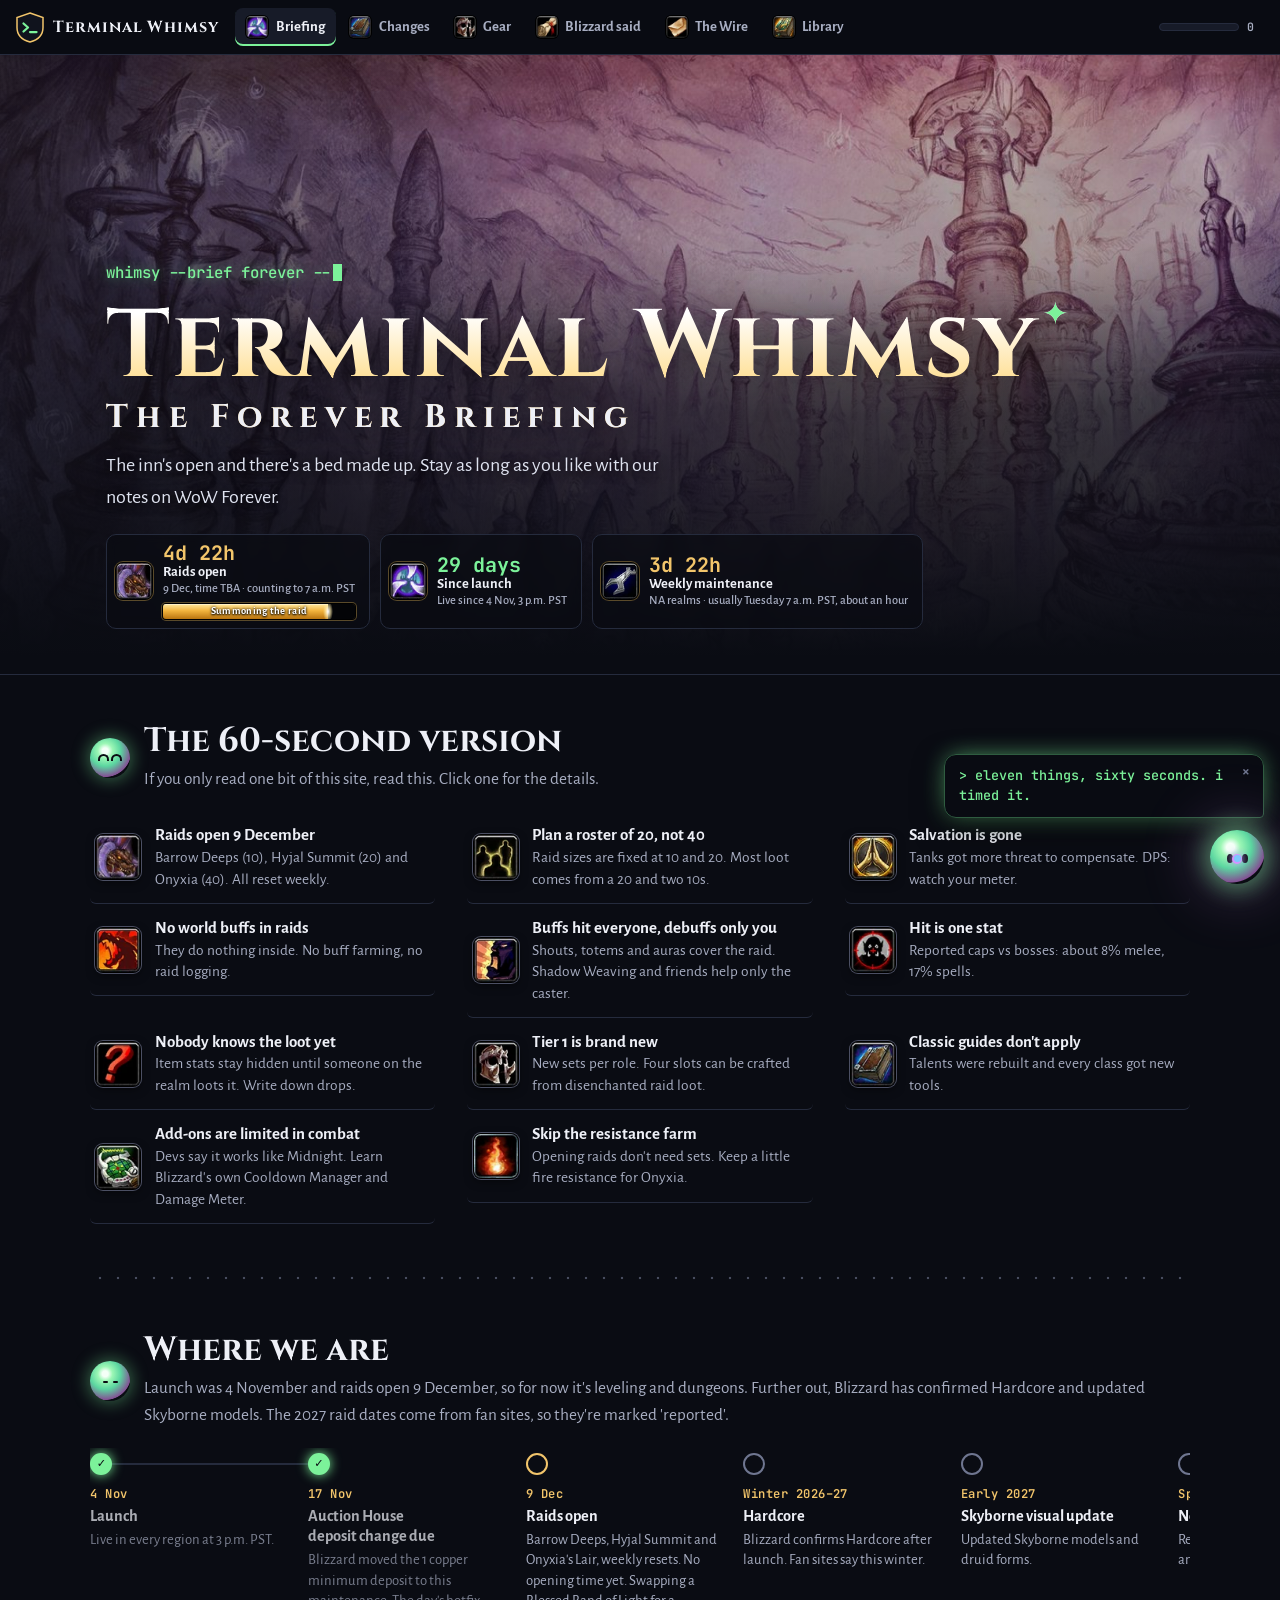
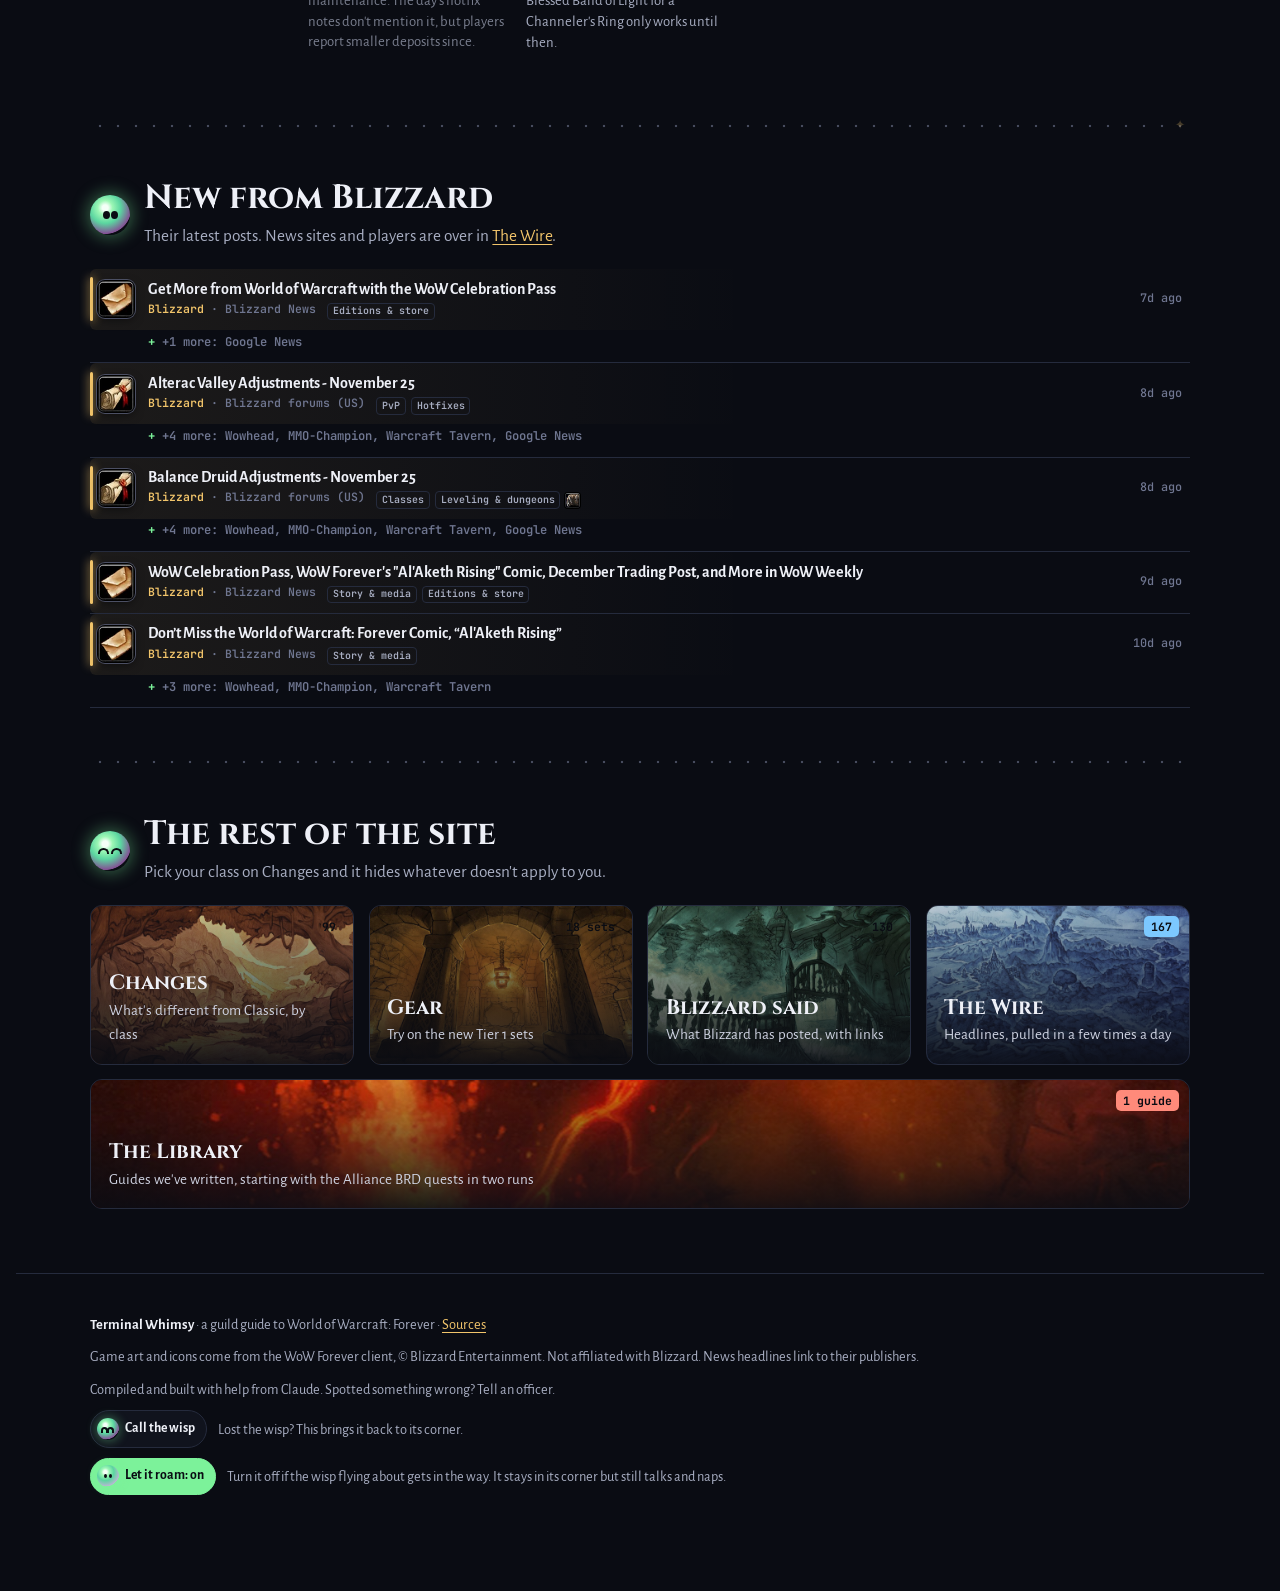
<file: index.html>
<!doctype html>
<html lang="en">
<head>
<meta charset="utf-8">
<meta name="viewport" content="width=device-width, initial-scale=1, viewport-fit=cover">
<title>Terminal Whimsy Forever Briefing</title>
<meta name="description" content="Terminal Whimsy's notes on WoW Forever. What we've worked out so far, so nobody turns up to raids with a Classic spec.">
<meta name="theme-color" content="#0a0c13">
<link rel="icon" href="data:image/svg+xml,%3Csvg xmlns='http://www.w3.org/2000/svg' viewBox='0 0 64 64'%3E%3Cpath d='M32 3 58 12v20c0 15-11 25-26 29C17 57 6 47 6 32V12z' fill='%2310131d' stroke='%23f2c56b' stroke-width='3'/%3E%3Cpath d='M19 24l9 8-9 8' fill='none' stroke='%237cf29a' stroke-width='4.5' stroke-linecap='round' stroke-linejoin='round'/%3E%3Cpath d='M32 41h13' stroke='%237cf29a' stroke-width='4.5' stroke-linecap='round'/%3E%3C/svg%3E">
<link rel="preconnect" href="https://fonts.googleapis.com"><link rel="preconnect" href="https://fonts.gstatic.com" crossorigin>
<link href="https://fonts.googleapis.com/css2?family=Alegreya+Sans:ital,wght@0,400;0,500;0,700;0,800;1,400&family=Cinzel:wght@600;700;800&family=JetBrains+Mono:wght@400;500;600;700;800&display=swap" rel="stylesheet">
<link rel="stylesheet" href="site.css?v=3045db66">
</head>
<body>
<!--
  Hello, view-source reader. You found the first clue, which is that there are clues.
  The wisp listens for a key most people never press. It lives just left of the 1.
  (The browser console knows a little more.)
-->

<header class="top">
  <a class="brand" href="#brief" aria-label="Terminal Whimsy, back to the briefing"><svg class="crest" viewBox="4 1 56 62" aria-hidden="true"><path d="M32 3 58 12v20c0 15-11 25-26 29C17 57 6 47 6 32V12z" fill="#10131d" stroke="#f2c56b" stroke-width="3"/><path d="M19 24l9 8-9 8" fill="none" stroke="#7cf29a" stroke-width="4.5" stroke-linecap="round" stroke-linejoin="round"/><path d="M32 41h13" stroke="#7cf29a" stroke-width="4.5" stroke-linecap="round"/></svg><span>Terminal Whimsy</span></a>
  <nav class="tabs" aria-label="Rooms">
    <a href="#brief" data-room="brief"><img src="img/icons/spell_arcane_portaldalaran.png" alt="">Briefing</a>
    <a href="#changes" data-room="changes"><img src="img/icons/inv_misc_book_11.png" alt="">Changes</a>
    <a href="#gear" data-room="gear"><img src="img/icons/inv_helmet_09.png" alt="">Gear</a>
    <a href="#said" data-room="said"><img src="img/icons/inv_scroll_03.png" alt="">Blizzard said</a>
    <a href="#wire" data-room="wire"><img src="img/icons/inv_letter_15.png" alt="">The Wire</a>
    <a href="#library" data-room="library"><img src="img/icons/inv_misc_book_07.png" alt="">Library</a>
  </nav>
  <button class="xp" type="button" aria-label="Achievements"><span class="xpbar"><i></i></span><span class="v"></span></button>
</header>

<main>
<!-- ================= BRIEFING ================= -->
<section class="room" id="brief" data-room="brief">
  <div class="hero">
    <div class="art" role="img" aria-label="Dalaran, from WoW Forever's loading screen art"></div>
    <canvas class="motes" aria-hidden="true"></canvas>
    <div class="hero-in">
      <p class="term" aria-hidden="true"><span class="txt"></span><span class="cur"></span></p>
      <h1>Terminal Whimsy<span class="spark" aria-hidden="true">✦</span><small>The Forever Briefing</small></h1>
      <p class="lede">Welcome in! This is where our guild keeps its notes on WoW&nbsp;Forever. Have a look around, whether you raid with us or not.</p>
      <script>
      /* The welcome under the title: a random one each load, never the same twice running. Here rather than in
         data.js so it's chosen before the first paint. The text above is what shows without scripts. */
      (() => {
        const W = [
          "Welcome in! This is where our guild keeps its notes on WoW Forever. Have a look around, whether you raid with us or not.",
          "Oh good, you made it. Grab a seat by the fire (the one that isn't Onyxia's). Our WoW Forever notes are yours to read.",
          "Come in, come in! Mind the wisp. It lives here, and it loves visitors. Our notes on WoW Forever are just below.",
          "Well met, traveller! You've found our guild's pile of WoW Forever notes. It's much tidier than our guild bank.",
          "Welcome! Lean your staff anywhere. We've been writing down what's new in WoW Forever, and you can read over our shoulders.",
          "You've been summoned! It took a warlock and two volunteers. While you're here, have a read of our WoW Forever notes.",
          "New here or back again, it's good to see you. We've kept our WoW Forever notes warm for you.",
          "Hail, friend! No attunement needed. Our notes on WoW Forever are open to anyone who wanders in.",
          "Kettle's on. Sit down and catch up on WoW Forever with us. Nobody here minds if you ask what threat is.",
          "Welcome, hero! You're rested in here. Take your time with our WoW Forever notes. Nobody's pulling yet.",
          "Mrglglgl! (That's murloc for welcome.) These are our guild's notes on WoW Forever, and there's room for one more reader.",
          "Welcome to our comfy corner of Azeroth. We read the WoW Forever patch notes so you can go fishing.",
          "Discovered: Terminal Whimsy! It's where our guild keeps its WoW Forever notes. Sorry, we couldn't afford the XP.",
          "Hello hello! Wipe your boots, it's been a long week in Molten Core. Then come and see what we've found out about WoW Forever.",
          "Welcome! The portal was a bit wobbly, but you're here now. Poke around our WoW Forever notes. Poke the wisp, too.",
          "The inn's open and there's a bed made up. Stay as long as you like with our notes on WoW Forever.",
          "Horde or Alliance, you're welcome here. We leave our WoW Forever notes out on the table where anyone can read them.",
          "You look like you could use a snack and a summary. We're out of snacks. Welcome to our WoW Forever notes!",
          "Hello, stranger! Well, not a stranger now. That's how it works here. Our WoW Forever notes are just below.",
          "Something sparkly told us you were coming. Make yourself at home in our WoW Forever notes, and watch out for loose motes."
        ];
        let last = -1, i;
        try { last = +(localStorage.getItem("tw.welcome") ?? -1); } catch {}
        do i = Math.floor(Math.random() * W.length); while (i === last);
        try { localStorage.setItem("tw.welcome", i); } catch {}
        document.querySelector("#brief .lede").textContent = W[i].replace("WoW Forever", "WoW Forever");
      })();
      </script>
      <div class="count"></div>
    </div>
  </div>

  <div class="wrap">
    <div class="rhead"><span class="mini-wisp happy" aria-hidden="true"></span><div><h2>The 60-second version</h2><p>If you only read one bit of this site, read this. Click one for the details.</p></div></div>
    <ol class="must" id="mustList"></ol>

    <div class="wave" aria-hidden="true"></div>

    <div class="rhead"><span class="mini-wisp sleepy" aria-hidden="true"></span><div><h2>Where we are</h2><p id="roadTldr"></p></div></div>
    <div class="road" id="roadRail" role="list"></div>

    <div class="wave" aria-hidden="true"></div>

    <div class="rhead"><span class="mini-wisp wow" aria-hidden="true"></span><div><h2>New from Blizzard</h2><p>Their latest posts. News sites and players are over in <a href="#wire">The Wire</a>.</p></div></div>
    <div class="feed" id="freshList"></div>

    <div class="wave" aria-hidden="true"></div>

    <div class="rhead"><span class="mini-wisp happy" aria-hidden="true"></span><div><h2>The rest of the site</h2><p>Pick your class on Changes and it hides whatever doesn't apply to you.</p></div></div>
    <div class="doors">
      <a class="door" href="#changes" style="--img:url(img/excavation.jpg);--tint:var(--mint)"><b>Changes</b><span>What's different from Classic, by class</span><i class="n" data-count="changes"></i></a>
      <a class="door" href="#gear" style="--img:url(img/thanes.jpg);--tint:var(--lilac)"><b>Gear</b><span>Try on the new Tier 1 sets</span><i class="n" data-count="gear"></i></a>
      <a class="door" href="#said" style="--img:url(img/lordaeron.jpg);--tint:var(--butter)"><b>Blizzard said</b><span>What Blizzard has posted, with links</span><i class="n" data-count="said"></i></a>
      <a class="door" href="#wire" style="--img:url(img/gilneas-map.jpg);--tint:var(--sky)"><b>The Wire</b><span>Headlines, pulled in a few times a day</span><i class="n" data-count="wire"></i></a>
      <a class="door wide" href="#library" style="--img:url(img/molten-core.jpg);--tint:var(--rose)"><b>The Library</b><span>Guides we've written, starting with the Alliance BRD quests in two runs</span><i class="n" data-count="library"></i></a>
    </div>
  </div>
</section>

<!-- ================= CHANGES ================= -->
<section class="room" id="changes" data-room="changes" hidden>
  <div class="banner" style="--img:url(img/excavation.jpg)"><div class="art"></div><div class="wrap cap"><h2>What changed</h2><p>What Forever does differently from Classic, and where we read about it.</p></div><span class="credit">Excavation Site · © Blizzard</span></div>
  <div class="wrap">
    <div class="seg" id="chgMode" role="tablist" aria-label="What to show"><button role="tab" data-m="diff" aria-selected="true">Differences from Classic</button><button role="tab" data-m="hot" aria-selected="false">Hotfix log <span class="n" id="hotCount"></span></button></div>
    <div class="panel pick">
      <p class="lbl">Show me changes for</p>
      <div class="row" id="clsFilter"></div>
      <p class="clsnote" id="clsNote" hidden></p>
    </div>
    <div class="tools" id="diffTools">
      <div class="row chips" id="areaChips"></div>
      <div class="row">
        <button class="toggle" id="bigOnly" aria-pressed="false"><span class="dot major"></span>Only the big ones</button>
        <input class="search" id="chgSearch" type="search" placeholder="Search changes" aria-label="Search changes">
      </div>
      <p class="legend"><span data-tip="Epic"><span class="dot major"></span>Big deal</span><span data-tip="Rare"><span class="dot notable"></span>Worth knowing</span><span data-tip="Uncommon"><span class="dot minor"></span>Small</span><span class="sep"></span><span class="stk official">Blizzard said</span><span class="stk datamined">In the files</span><span class="stk community">Players report</span><span class="stk rumour">Rumour</span></p>
    </div>
    <div id="ledger"></div>
    <div id="hotlog" hidden>
      <div class="tools">
        <p class="muted">One line per fix from Blizzard's hotfix posts, newest first. If you've picked a class, you'll only see its fixes and the ones for everyone.</p>
        <div class="row chips" id="hotChips"></div>
        <div class="row"><input class="search" id="hotSearch" type="search" placeholder="Search hotfixes" aria-label="Search hotfixes"></div>
      </div>
      <div id="hotList"></div>
      <button class="btn more-btn" id="hotMore" hidden>Older hotfixes</button>
    </div>
  </div>
</section>

<!-- ================= GEAR ================= -->
<section class="room" id="gear" data-room="gear" hidden>
  <div class="banner" style="--img:url(img/thanes.jpg)"><div class="art"></div><div class="wrap cap"><h2>Gear</h2><p>Tier 1 is brand new. Pick your class and try it on.</p></div><span class="credit">Hall of Thanes · © Blizzard</span></div>
  <div class="wrap">
    <div class="facts3">
      <div><img src="img/icons/inv_helmet_09.png" alt=""><b>6 pieces, 4 bonuses</b><span>Bonuses at 2, 3, 4 and 5 pieces. Item level 65, from Hyjal Summit and Barrow Deeps.</span></div>
      <div><img src="img/icons/trade_blacksmithing.png" alt=""><b>4 slots craftable</b><span>Shoulders, hands, legs and feet at item level 61, from essence you get by disenchanting raid loot.</span></div>
      <div><img src="img/icons/inv_misc_questionmark.png" alt=""><b>Stats are a secret</b><span>Everything but armour stays hidden until a piece first drops on the realm.</span></div>
    </div>
    <div class="panel pick"><p class="lbl">Try on the set for</p><div class="row" id="gearPick"></div></div>
    <div id="tierSets"></div>
    <details class="more">
      <summary><span>More gear and items</span><small>Consumables, dungeon sets, PvP gear and items that changed</small></summary>
      <div class="row chips" id="gearChips"></div>
      <div class="items" id="gearList"></div>
    </details>
  </div>
</section>

<!-- ================= BLIZZARD SAID ================= -->
<section class="room" id="said" data-room="said" hidden>
  <div class="banner" style="--img:url(img/lordaeron.jpg)"><div class="art"></div><div class="wrap cap"><h2>Blizzard said</h2><p>Official posts we've found, newest first. Click one to read it.</p></div><span class="credit">Ruins of Lordaeron · © Blizzard</span></div>
  <div class="wrap">
    <div class="tools">
      <div class="row chips" id="saidChips"></div>
      <div class="row"><input class="search" id="saidSearch" type="search" placeholder="Search what Blizzard said" aria-label="Search statements"></div>
    </div>
    <div id="saidList"></div>
    <button class="btn ghost more-btn" id="saidMore">Show older</button>
  </div>
</section>

<!-- ================= THE WIRE ================= -->
<section class="room" id="wire" data-room="wire" hidden>
  <div class="banner" style="--img:url(img/gilneas-map.jpg)"><div class="art"></div><div class="wrap cap"><h2>The Wire</h2><p>Headlines pulled in automatically a few times a day. The gold ones are from Blizzard.</p></div><span class="credit">WoW Forever loading screen · © Blizzard</span></div>
  <div class="wrap">
    <div class="tools">
      <div class="row chips" id="wireChips"></div>
      <div class="row chips" id="wireTopics"></div>
      <p class="fresh"><span class="led"></span><span class="ft">loading…</span></p>
    </div>
    <div id="wireList"></div>
    <button class="btn ghost more-btn" id="wireMore" hidden>Older stories</button>
    <details class="more" id="srcHealth"><summary><span>How the sources are doing</span><small>Each source, and the last day it worked</small></summary><ul class="health" id="healthList"></ul></details>
  </div>
</section>

<!-- ================= LIBRARY ================= -->
<section class="room" id="library" data-room="library" hidden>
  <div class="banner lib"><div class="art"></div><div class="wrap cap"><h2>The Library</h2><p>The guild's knowledge base. Guides we've written, checked against Forever.</p></div><span class="credit" hidden></span><button class="candle" type="button" aria-label="The library candle"><i class="wax"></i><i class="wick"></i><i class="flame"></i></button></div>
  <div class="wrap" id="kbShelf"></div>
  <div class="wrap" id="kbBook" hidden></div>
</section>

<!-- ================= SOURCES ================= -->
<section class="room" id="sources" data-room="sources" hidden>
  <div class="wrap" style="padding-top:2.5rem">
    <div class="rhead"><span class="mini-wisp wow" aria-hidden="true"></span><div><h2>Sources</h2><p>Where we read everything here, grouped by website. <span id="srcCount"></span> links in all.</p></div></div>
    <ul class="srcs" id="srcList"></ul>
  </div>
</section>
</main>

<footer>
  <div class="wrap">
    <p><b>Terminal Whimsy</b> · a guild guide to World of Warcraft: Forever · <a href="#sources">Sources</a></p>
    <p>Game art and icons come from the WoW Forever client, © Blizzard Entertainment. Not affiliated with Blizzard. News headlines link to their publishers.</p>
    <p>Compiled and built with help from Claude. Spotted something wrong? Tell an officer.</p>
    <p class="callwisp-row"><button class="chip callwisp" id="callWisp" type="button"><span class="mini-wisp happy" aria-hidden="true"></span>Call the wisp</button><span>Lost the wisp? This brings it back to its corner.</span></p>
    <p class="callwisp-row"><button class="chip callwisp" id="roamToggle" type="button" aria-pressed="true"><span class="mini-wisp wow" aria-hidden="true"></span><span>Let it roam: on</span></button><span>Turn it off if the wisp flying about gets in the way. It stays in its corner but still talks and naps.</span></p>
    <p class="callwisp-row" id="toyRow" hidden><button class="chip callwisp" id="toyToggle" type="button" aria-pressed="true"><img src="img/icons/inv_misc_bag_10.png" alt=""><span>Toybox: on</span></button><span>The wisp's toys. Turned off, the bar goes away. Your coins and toys are kept.</span></p>
  </div>
</footer>

<div id="tip" role="tooltip"></div>
<div class="achs" id="achs" hidden></div>
<div class="toasts" aria-live="polite"></div>
<script src="config.js?v=e650831c"></script>
<script src="log.js?v=ab76afca"></script>
<script src="icons.js?v=58a62146"></script>
<script src="data.js?v=770d7961"></script>
<script src="term-data.js?v=1f7dc9fb"></script>
<script src="app.js?v=cbbe5d6f"></script>
<script src="whimsy.js?v=51dc8856"></script>
<script src="world.js?v=f9b6a663"></script>
<script src="library.js?v=7c79c1ef"></script>
<script src="term-core.js?v=d6c65b7c"></script>
<script src="term-emacs.js?v=834c5890"></script>
<script src="term-adv.js?v=9b673aaa"></script>
<script src="secret.js?v=1b56d5ba"></script>
<script id="toyboxJs" data-src="toybox.js?v=04bb5128"></script>
<script src="wispmind.js?v=770227d5"></script>
</body>
</html>
</file>
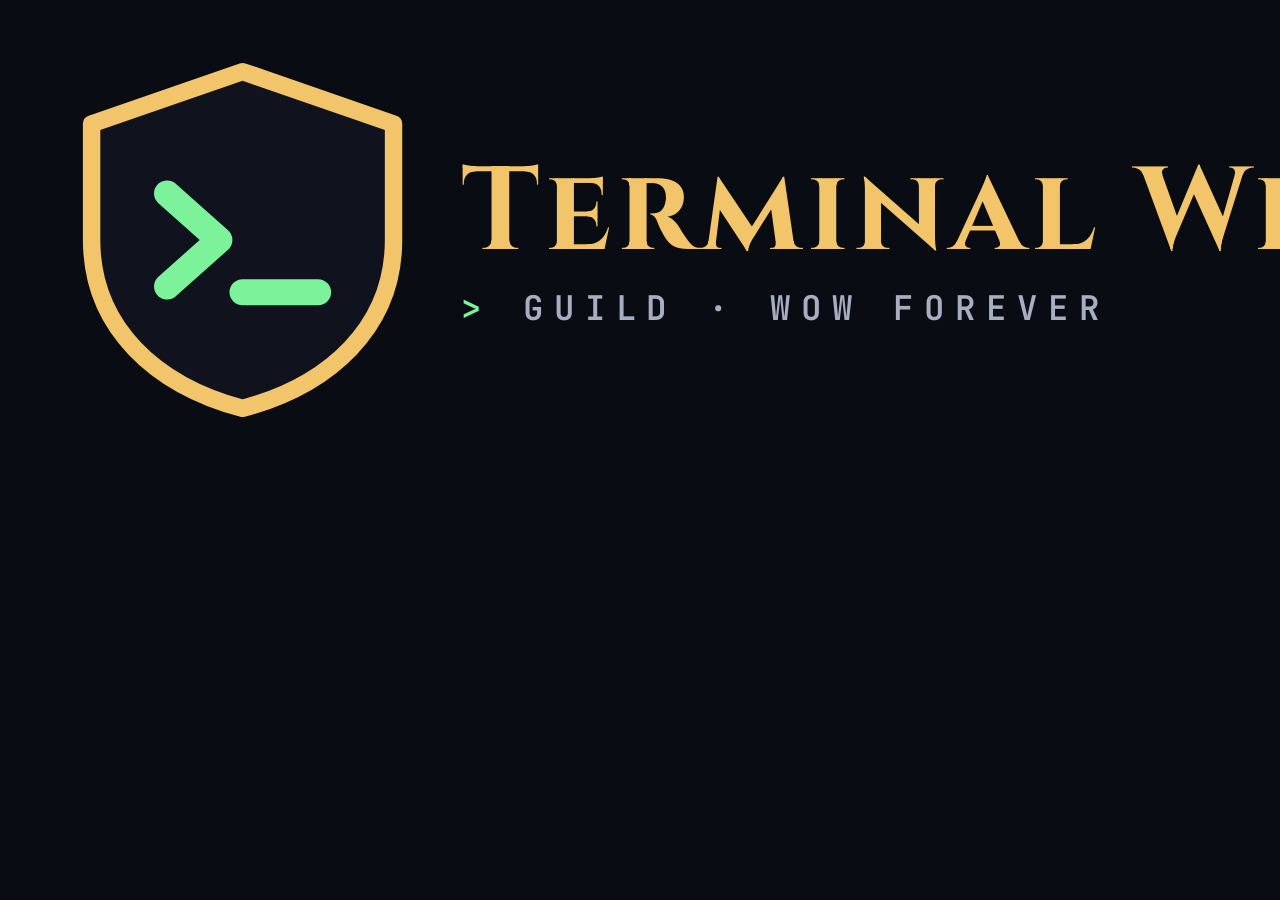
<file: brand/source/lockup-dark.html>
<!doctype html><html><head><meta charset="utf-8"><link href="https://fonts.googleapis.com/css2?family=Cinzel:wght@700&family=JetBrains+Mono:wght@600&display=block" rel="stylesheet">
<style>html,body{margin:0;background:#0a0c13}body{width:1960px;height:480px;display:flex;align-items:center;gap:56px;padding:0 80px;box-sizing:border-box}
svg{height:360px;flex:none}.w{display:flex;flex-direction:column;gap:18px}.n{font:700 118px/1 Cinzel,serif;letter-spacing:.04em;color:#f2c56b;white-space:nowrap}.s{font:600 34px/1 "JetBrains Mono",monospace;letter-spacing:.32em;color:#a8aec2}.s:before{content:"> ";color:#7cf29a}</style></head>
<body><svg viewBox="4 1 56 62"><path d="M32 3 58 12v20c0 15-11 25-26 29C17 57 6 47 6 32V12z" fill="#10131d" stroke="#f2c56b" stroke-width="3" stroke-linejoin="round"/><path d="M19 24l9 8-9 8" fill="none" stroke="#7cf29a" stroke-width="4.5" stroke-linecap="round" stroke-linejoin="round"/><path d="M32 41h13" stroke="#7cf29a" stroke-width="4.5" stroke-linecap="round"/></svg><div class="w"><div class="n">Terminal Whimsy</div><div class="s">GUILD · WOW FOREVER</div></div></body></html>
</file>
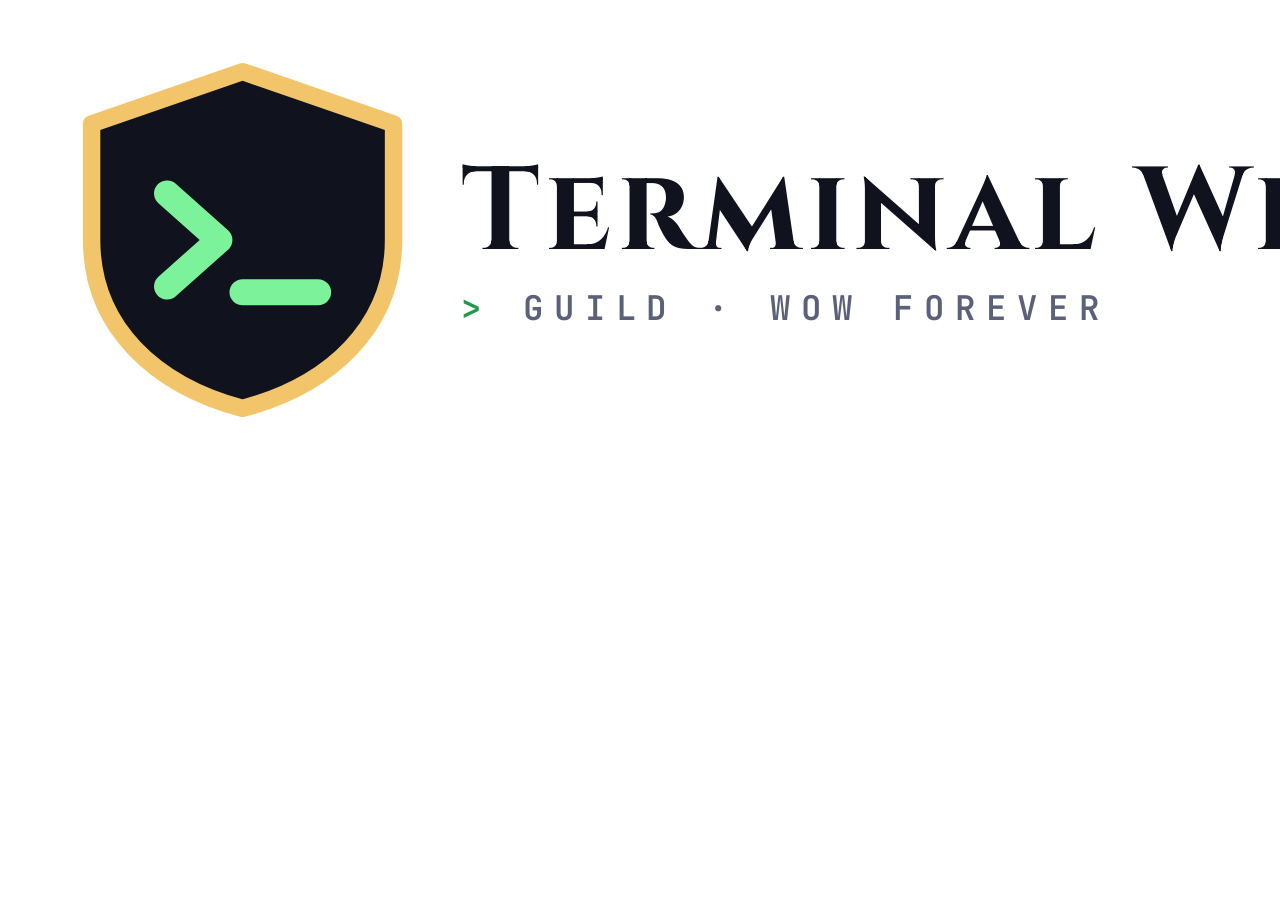
<file: brand/source/lockup-light.html>
<!doctype html><html><head><meta charset="utf-8"><link href="https://fonts.googleapis.com/css2?family=Cinzel:wght@700&family=JetBrains+Mono:wght@600&display=block" rel="stylesheet">
<style>html,body{margin:0;background:#ffffff}body{width:1960px;height:480px;display:flex;align-items:center;gap:56px;padding:0 80px;box-sizing:border-box}
svg{height:360px;flex:none}.w{display:flex;flex-direction:column;gap:18px}.n{font:700 118px/1 Cinzel,serif;letter-spacing:.04em;color:#10131d;white-space:nowrap}.s{font:600 34px/1 "JetBrains Mono",monospace;letter-spacing:.32em;color:#5a6178}.s:before{content:"> ";color:#1f9a4a}</style></head>
<body><svg viewBox="4 1 56 62"><path d="M32 3 58 12v20c0 15-11 25-26 29C17 57 6 47 6 32V12z" fill="#10131d" stroke="#f2c56b" stroke-width="3" stroke-linejoin="round"/><path d="M19 24l9 8-9 8" fill="none" stroke="#7cf29a" stroke-width="4.5" stroke-linecap="round" stroke-linejoin="round"/><path d="M32 41h13" stroke="#7cf29a" stroke-width="4.5" stroke-linecap="round"/></svg><div class="w"><div class="n">Terminal Whimsy</div><div class="s">GUILD · WOW FOREVER</div></div></body></html>
</file>
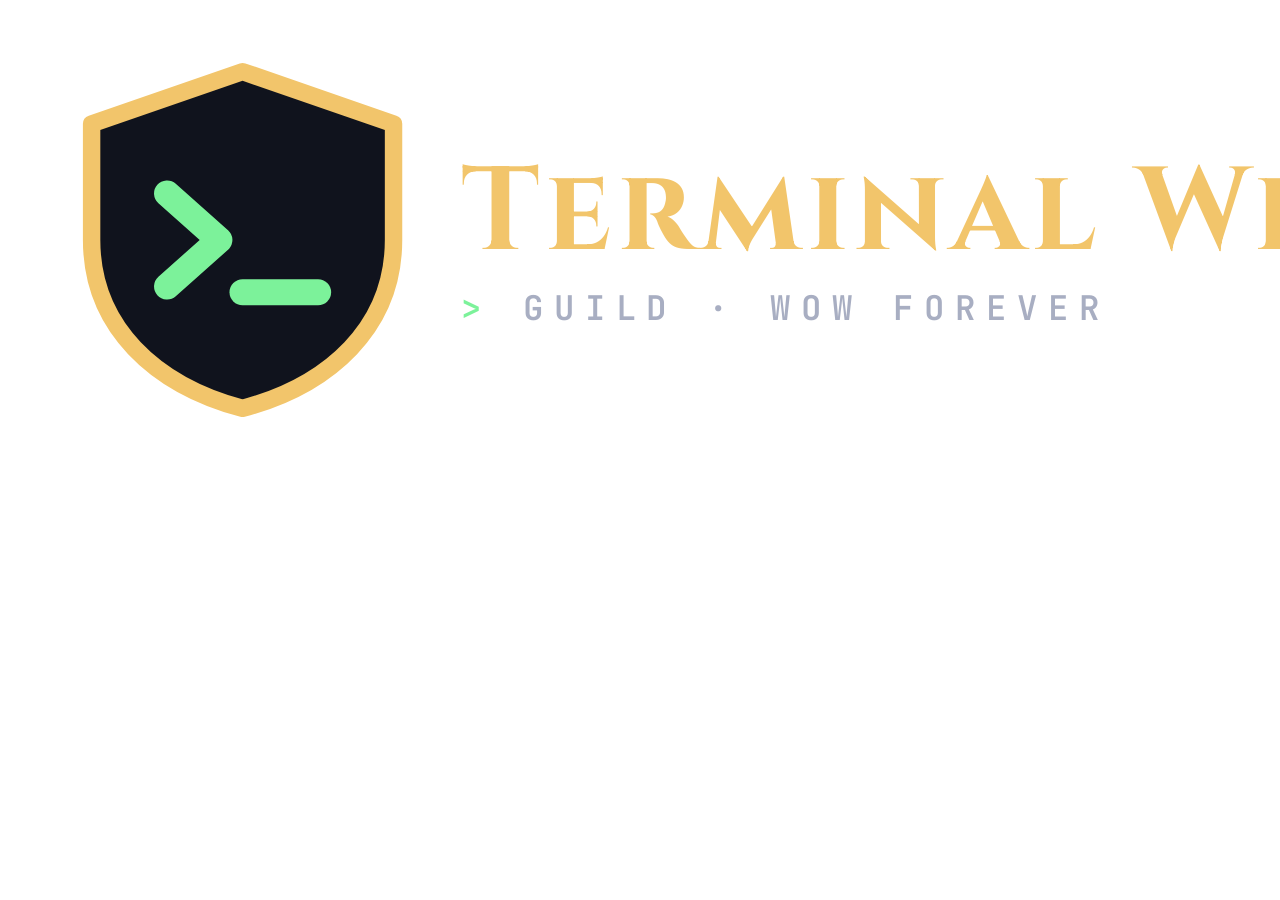
<file: brand/source/lockup-transparent.html>
<!doctype html><html><head><meta charset="utf-8"><link href="https://fonts.googleapis.com/css2?family=Cinzel:wght@700&family=JetBrains+Mono:wght@600&display=block" rel="stylesheet">
<style>html,body{margin:0;background:transparent}body{width:1960px;height:480px;display:flex;align-items:center;gap:56px;padding:0 80px;box-sizing:border-box}
svg{height:360px;flex:none}.w{display:flex;flex-direction:column;gap:18px}.n{font:700 118px/1 Cinzel,serif;letter-spacing:.04em;color:#f2c56b;white-space:nowrap}.s{font:600 34px/1 "JetBrains Mono",monospace;letter-spacing:.32em;color:#a8aec2}.s:before{content:"> ";color:#7cf29a}</style></head>
<body><svg viewBox="4 1 56 62"><path d="M32 3 58 12v20c0 15-11 25-26 29C17 57 6 47 6 32V12z" fill="#10131d" stroke="#f2c56b" stroke-width="3" stroke-linejoin="round"/><path d="M19 24l9 8-9 8" fill="none" stroke="#7cf29a" stroke-width="4.5" stroke-linecap="round" stroke-linejoin="round"/><path d="M32 41h13" stroke="#7cf29a" stroke-width="4.5" stroke-linecap="round"/></svg><div class="w"><div class="n">Terminal Whimsy</div><div class="s">GUILD · WOW FOREVER</div></div></body></html>
</file>
<file: site.css>
/* Terminal Whimsy: Forever briefing.
   One night-blue world: Forever's own sketch art for banners, classic icons for meaning,
   a green terminal prompt for the guild's voice, gold for anything Blizzard actually said.
   Layout: one room at a time behind tabs; lists show titles first, detail on click. */
:root{
  --bg:#0a0c13; --bg2:#10131d; --bg3:#171b28; --bg4:#1f2434;
  --ink:#eef0f7; --muted:#a8aec2; --dim:#6f7690; --rule:#252b3d;
  --gold:#f2c56b; --gold2:#ffe3a1; --term:#7cf29a; --whim:#e889ff; --sky:#7cc8ff; --rose:#ff8a7a;
  --official:#f2c56b; --social:#7cc8ff; --press:#e889ff; --community:#7cf29a;
  --major:#ff8a7a; --notable:#ffc44f; --minor:#8f97b3;
  --q-epic:#a335ee; --q-rare:#0070dd; --q-uncommon:#1eff00;
  --f-display:"Cinzel", "Trajan Pro", Georgia, serif;
  --f-sans:"Alegreya Sans", "Segoe UI", system-ui, sans-serif;
  --f-mono:"JetBrains Mono", "IBM Plex Mono", ui-monospace, Consolas, monospace;
  --gl:max(16px, env(safe-area-inset-left, 0px));
  --gr:max(16px, env(safe-area-inset-right, 0px));
  --r:12px;
  color-scheme:dark;
}
*{box-sizing:border-box}
html{background:var(--bg)}
@media (prefers-reduced-motion: reduce){*,*::before,*::after{animation-duration:.01ms!important;animation-iteration-count:1!important;transition-duration:.01ms!important}}
body{margin:0;background:var(--bg);color:var(--ink);font:400 1.08rem/1.6 var(--f-sans);padding-left:var(--gl);padding-right:var(--gr);overflow-x:hidden}
body::before{content:"";position:fixed;inset:0 0 auto;height:env(safe-area-inset-top,0px);z-index:65;background:var(--bg)}
a{color:var(--gold);text-underline-offset:3px}
a:hover{color:var(--gold2)}
:focus-visible{outline:2px solid var(--term);outline-offset:3px;border-radius:3px}
h1,h2,h3,h4{font-family:var(--f-display);font-weight:700;line-height:1.1;margin:0;text-wrap:balance}
p{margin:0}
img{max-width:100%}
button{font:inherit;color:inherit}
[hidden]{display:none!important}
.wrap{max-width:1100px;margin-inline:auto}
.row{display:flex;flex-wrap:wrap;gap:.45rem;align-items:center}
.muted{color:var(--muted)}
.bleed{margin-left:calc(-1 * var(--gl));margin-right:calc(-1 * var(--gr))}

/* ---------- top bar with room tabs ---------- */
.top{position:sticky;top:env(safe-area-inset-top,0px);z-index:60;display:flex;align-items:center;gap:1rem;margin-left:calc(-1 * var(--gl));margin-right:calc(-1 * var(--gr));padding:.5rem var(--gr) .5rem var(--gl);background:color-mix(in srgb,var(--bg) 84%,transparent);backdrop-filter:blur(12px) saturate(1.3);border-bottom:1px solid var(--rule)}
.brand{display:flex;align-items:center;gap:.55rem;text-decoration:none;color:var(--ink);font:700 1rem/1 var(--f-display);letter-spacing:.06em;white-space:nowrap;flex:none}
.brand .crest{width:28px;height:31px;transition:transform .3s cubic-bezier(.2,1.8,.4,1)}
.brand:hover .crest{transform:rotate(-8deg) scale(1.08)}
.tabs{display:flex;gap:.15rem;overflow-x:auto;scrollbar-width:none;flex:1;min-width:0}
.tabs::-webkit-scrollbar{display:none}
.tabs a{display:flex;align-items:center;gap:.45rem;padding:.5rem .7rem;border-radius:8px;color:var(--muted);text-decoration:none;font:700 .92rem/1 var(--f-sans);white-space:nowrap;transition:color .2s,background .2s}
.tabs a img{width:22px;height:22px;border-radius:5px;box-shadow:0 0 0 1px #000}
.tabs a:hover{color:var(--ink);background:var(--bg3)}
.tabs a.on{color:var(--ink);background:var(--bg3);box-shadow:inset 0 -2px 0 var(--term)}
.xp{flex:none;display:flex;align-items:center;gap:.5rem;padding:.45rem .6rem;border-radius:8px;border:0;background:none;cursor:pointer;font:600 .72rem/1 var(--f-mono);color:var(--muted)}
.xp:hover{background:var(--bg3);color:var(--ink)}
.xpbar{width:80px;height:8px;border-radius:5px;background:var(--bg3);border:1px solid var(--rule);overflow:hidden}
.xpbar i{display:block;height:100%;width:var(--xp,0%);background:linear-gradient(90deg,#7a4ec2,var(--whim));transition:width .6s cubic-bezier(.2,1.2,.4,1)}
@media (max-width:860px){.brand span{display:none}}
@media (max-width:620px){.tabs a:not(.on){font-size:0;gap:0;padding:.4rem}.tabs a:not(.on) img{width:26px;height:26px}.xpbar{display:none}}

/* ---------- rooms ---------- */
.room{padding-bottom:4rem;animation:roomin .4s ease-out}
@keyframes roomin{from{opacity:0;transform:translateY(10px)}}

/* hero (Briefing only) */
.hero{position:relative;min-height:min(70svh,620px);display:grid;align-items:end;isolation:isolate;overflow:hidden;border-bottom:1px solid var(--rule);margin-left:calc(-1 * var(--gl));margin-right:calc(-1 * var(--gr));cursor:crosshair}
.hero .art{position:absolute;inset:-6% -4%;z-index:-2;background:url(img/dalaran.jpg) center 40%/cover;animation:drift 38s ease-in-out infinite alternate;filter:saturate(1.15)}
.hero::before{content:"";position:absolute;inset:0;z-index:-1;background:radial-gradient(120% 80% at 70% 10%,transparent 0 30%,rgba(10,12,19,.5) 60%),linear-gradient(180deg,rgba(10,12,19,.2) 0%,rgba(10,12,19,.35) 40%,var(--bg) 97%)}
@keyframes drift{from{transform:scale(1.04) translate(-1%,0)}to{transform:scale(1.12) translate(1.5%,-2%)}}
.motes{position:absolute;inset:0;width:100%;height:100%;z-index:-1;pointer-events:none}
.hero-in{max-width:1100px;width:100%;margin-inline:auto;padding:clamp(4rem,12vh,7rem) var(--gr) clamp(2rem,5vh,3rem) var(--gl);display:flex;flex-direction:column;gap:1rem;cursor:auto}
.term{font:500 clamp(.84rem,2.3vw,.98rem)/1.4 var(--f-mono);color:var(--term);text-shadow:0 0 12px rgba(124,242,154,.45);min-height:1.4em}
.term .cur{display:inline-block;width:.6em;height:1.1em;background:var(--term);vertical-align:-.18em;margin-left:2px;animation:blink 1s steps(1) infinite}
@keyframes blink{50%{opacity:0}}
.hero h1{font-size:clamp(2.6rem,9vw,6rem);letter-spacing:.02em;line-height:.95;background:linear-gradient(180deg,#fff 10%,var(--gold2) 55%,var(--gold) 90%);-webkit-background-clip:text;background-clip:text;color:transparent;filter:drop-shadow(0 4px 18px rgba(0,0,0,.6))}
.hero h1 .spark{font-size:.32em;vertical-align:1.7em;margin-left:.15em;color:var(--term);-webkit-text-fill-color:var(--term);display:inline-block;animation:twinkle 2.6s ease-in-out infinite;font-family:var(--f-sans)}
@keyframes twinkle{50%{transform:scale(.55) rotate(45deg);opacity:.55}}
.hero h1 small{display:block;font-size:.34em;letter-spacing:.24em;margin-top:.5rem;color:var(--ink);-webkit-text-fill-color:var(--ink)}
.hero .lede{max-width:52ch;font-size:clamp(1.05rem,2.6vw,1.25rem);color:#dfe3f0;text-shadow:0 2px 12px rgba(0,0,0,.8)}
.count{display:flex;flex-wrap:wrap;gap:.6rem;margin-top:.3rem}
.cd{display:flex;align-items:center;gap:.7rem;padding:.55rem .9rem .55rem .55rem;border-radius:10px;background:rgba(10,12,19,.72);border:1px solid var(--rule);backdrop-filter:blur(6px)}
.cd img{width:36px;height:36px;border-radius:7px;box-shadow:0 0 0 1px #000,0 0 0 2px #5a4a2a}
.cd .n{font:700 1.25rem/1 var(--f-mono);color:var(--gold);font-variant-numeric:tabular-nums}
.cd .l{font:500 .78rem/1.25 var(--f-sans);color:var(--muted)}
.cd .l b{display:block;color:var(--ink);font-size:.9rem}
.cd.live .n{color:var(--term)}

/* room banner (every other room) */
.banner{position:relative;height:clamp(190px,26vw,300px);overflow:hidden;display:grid;align-items:end;isolation:isolate;border-bottom:1px solid var(--rule);margin-left:calc(-1 * var(--gl));margin-right:calc(-1 * var(--gr))}
.banner .art{position:absolute;inset:-6% 0;z-index:-2;background:var(--img) center/cover;animation:drift 42s ease-in-out infinite alternate}
.banner::before{content:"";position:absolute;inset:0;z-index:-1;background:linear-gradient(180deg,rgba(10,12,19,0) 25%,rgba(10,12,19,.65) 70%,var(--bg))}
.banner .cap{width:100%;padding:0 var(--gr) 1.3rem var(--gl);display:flex;flex-direction:column;gap:.35rem}
.banner h2{font-size:clamp(2rem,6vw,3.4rem);text-shadow:0 3px 18px rgba(0,0,0,.8)}
.banner .cap p{color:#dfe3f0;max-width:60ch;text-shadow:0 2px 10px rgba(0,0,0,.8)}
.banner .credit{position:absolute;right:var(--gr);top:.6rem;font:500 .66rem/1 var(--f-mono);color:rgba(255,255,255,.55)}

/* section heading inside a room: the wisp pops up beside it */
.rhead{display:flex;align-items:center;gap:.9rem;margin:3rem 0 1.2rem}
.rhead h2{font-size:clamp(1.5rem,4vw,2.1rem)}
.rhead p{color:var(--muted);margin-top:.3rem}
.wave{height:12px;margin:3rem 0 0;background:radial-gradient(circle,var(--dim) 1.2px,transparent 1.6px) center/18px 12px repeat-x;opacity:.6}

/* the mascot, small */
.mini-wisp{position:relative;flex:none;width:40px;height:40px;border-radius:50%;
  background:radial-gradient(circle at 38% 32%,#f4fff7 0 8%,#9cf7b5 20%,#5bd6a0 42%,rgba(232,137,255,.55) 70%,rgba(232,137,255,0) 72%);
  box-shadow:0 0 16px 3px rgba(124,242,154,.35);animation:bob 3.6s ease-in-out infinite}
.mini-wisp::before,.mini-wisp::after{content:"";position:absolute;top:44%;width:5px;height:7px;border-radius:50%;background:#0a0c13}
.mini-wisp::before{left:33%}.mini-wisp::after{right:29%}
.mini-wisp.happy::before,.mini-wisp.happy::after{width:19%;height:11%;top:42%;background:none;border:2px solid #0a0c13;border-bottom:0;border-radius:99px 99px 0 0}
.mini-wisp.happy::before{left:19%}.mini-wisp.happy::after{right:19%}
.mini-wisp.sleepy::before,.mini-wisp.sleepy::after{height:2px;border-radius:2px;top:50%}
.mini-wisp.wow::before,.mini-wisp.wow::after{width:7px;height:8px;top:40%}
@keyframes bob{50%{transform:translateY(-5px)}}

/* ---------- 60-second version ---------- */
.must{list-style:none;margin:0;padding:0;display:grid;grid-template-columns:repeat(auto-fill,minmax(min(100%,330px),1fr));gap:0 2rem}
.must a{display:grid;grid-template-columns:44px minmax(0,1fr);gap:.9rem;align-items:center;padding:.8rem .4rem;border-bottom:1px solid var(--rule);color:var(--ink);text-decoration:none;transition:background .2s;border-radius:6px}
.must a:hover{background:var(--bg2)}
.must h3{font:700 1.06rem/1.25 var(--f-sans)}
.must p{color:var(--muted);font-size:.96rem;line-height:1.4;margin-top:.1rem}
.must .ic{width:44px;height:44px}

/* ---------- roadmap ---------- */
.road{position:relative;display:grid;grid-auto-flow:column;grid-auto-columns:minmax(200px,1fr);gap:1.1rem;overflow-x:auto;scroll-snap-type:x mandatory;padding:.3rem 0 1.2rem;scrollbar-color:var(--bg4) transparent}
.road::before{content:"";position:absolute;left:0;right:0;top:calc(.3rem + 10px);height:2px;background:var(--rule)}
.stop{position:relative;scroll-snap-align:start;padding-top:2.2rem}
.stop .dot{position:absolute;top:0;left:0;width:22px;height:22px;border-radius:50%;background:var(--bg);border:2px solid var(--dim);display:grid;place-items:center;font:800 .7rem/1 var(--f-sans);color:#0a0c13}
.stop.done .dot{border-color:var(--term);background:var(--term);box-shadow:0 0 12px var(--term)}
.stop.done .dot::after{content:"✓"}
.stop.now .dot{border-color:var(--gold);animation:pulse 1.8s infinite}
@keyframes pulse{0%{box-shadow:0 0 0 0 rgba(242,197,107,.6)}100%{box-shadow:0 0 0 14px rgba(242,197,107,0)}}
.stop .when{font:600 .76rem/1 var(--f-mono);color:var(--gold);letter-spacing:.04em}
.stop h3{font:700 1.02rem/1.25 var(--f-sans);margin:.35rem 0 .2rem}
.stop p{font-size:.92rem;color:var(--muted);line-height:1.4}
.stop.done h3,.stop.done p{opacity:.7}

/* ---------- compact feeds (fresh + wire) ---------- */
.feed{display:flex;flex-direction:column}
.post{display:grid;grid-template-columns:36px minmax(0,1fr) auto;gap:.85rem;align-items:center;padding:.6rem .5rem;border-bottom:1px solid var(--rule);text-decoration:none;color:var(--ink);transition:background .2s,transform .2s;border-radius:6px;position:relative}
.post:hover{background:var(--bg2);transform:translateX(3px);color:var(--ink)}
.post .ic{width:36px;height:36px}
.post .h{font:700 1rem/1.3 var(--f-sans)}
.post:hover .h{color:var(--gold2)}
.post .m{font:600 .72rem/1.3 var(--f-mono);color:var(--dim);margin-top:.15rem}
.post .t{font:500 .74rem/1 var(--f-mono);color:var(--dim);white-space:nowrap}
.post.official{background:linear-gradient(90deg,color-mix(in srgb,var(--gold) 8%,transparent),transparent 60%)}
.post.official::before{content:"";position:absolute;left:0;top:14%;bottom:14%;width:3px;border-radius:2px;background:var(--gold);box-shadow:0 0 10px var(--gold)}
.post.new .h::after{content:"NEW";font:800 .6rem/1 var(--f-mono);color:#0a0c13;background:var(--term);padding:.18rem .3rem;border-radius:3px;margin-left:.5rem;vertical-align:.2em}
.lb-official{color:var(--official)}.lb-social{color:var(--social)}.lb-press{color:var(--press)}.lb-community{color:var(--community)}
.day{font:700 .74rem/1 var(--f-mono);letter-spacing:.16em;color:var(--dim);text-transform:uppercase;padding:1.4rem .5rem .5rem;border-bottom:1px solid var(--rule)}
@media (max-width:560px){.post{grid-template-columns:32px minmax(0,1fr)}.post .t{grid-column:2}.post .ic{width:32px;height:32px}}

/* ---------- doors to the other rooms ---------- */
.doors{display:grid;grid-template-columns:repeat(auto-fill,minmax(min(100%,240px),1fr));gap:.9rem}
.door{position:relative;isolation:isolate;overflow:hidden;min-height:160px;border-radius:var(--r);padding:1rem 1.1rem;display:flex;flex-direction:column;justify-content:flex-end;gap:.25rem;color:var(--ink);text-decoration:none;border:1px solid var(--rule);transition:transform .25s,border-color .25s}
.door::before{content:"";position:absolute;inset:0;z-index:-2;background:var(--img) center/cover;transition:transform .6s}
.door::after{content:"";position:absolute;inset:0;z-index:-1;background:linear-gradient(180deg,rgba(10,12,19,.1),rgba(10,12,19,.92))}
.door:hover{transform:translateY(-3px);border-color:var(--tint);color:var(--ink)}
.door:hover::before{transform:scale(1.06)}
.door b{font:700 1.3rem/1.1 var(--f-display)}
.door span{font-size:.95rem;color:#cfd3e2}
.door .n{position:absolute;top:10px;right:10px;font:700 .72rem/1 var(--f-mono);font-style:normal;color:#0a0c13;background:var(--tint);padding:.3rem .45rem;border-radius:5px}
.door .n:empty{display:none}

/* ---------- pickers, chips, toggles ---------- */
.panel{background:var(--bg2);border:1px solid var(--rule);border-radius:var(--r);padding:1rem 1.1rem}
.pick{margin-top:1.6rem}
.lbl{font:600 .72rem/1 var(--f-mono);letter-spacing:.14em;text-transform:uppercase;color:var(--muted);margin-bottom:.7rem}
.cls{width:42px;height:42px;border-radius:9px;padding:0;border:2px solid transparent;background:none;cursor:pointer;transition:transform .15s,border-color .2s,filter .2s,box-shadow .2s;filter:grayscale(.75) brightness(.8)}
.cls img{width:100%;height:100%;border-radius:7px;display:block}
.cls:hover{transform:translateY(-2px);filter:none}
.cls[aria-pressed="true"]{border-color:var(--cc,var(--gold));filter:none;box-shadow:0 0 16px -2px var(--cc,var(--gold))}
.everyone{height:42px;padding:0 .9rem;border-radius:9px;border:2px solid var(--rule);background:var(--bg3);cursor:pointer;font:700 .9rem/1 var(--f-sans);color:var(--muted)}
.everyone[aria-pressed="true"]{border-color:var(--term);color:var(--ink)}
.clsnote{margin-top:.9rem;padding:.65rem .85rem;border-left:3px solid var(--cc,var(--term));background:var(--bg);border-radius:0 8px 8px 0}
.tools{display:flex;flex-direction:column;gap:.7rem;margin:1.3rem 0 .4rem}
.chip{display:inline-flex;align-items:center;gap:.4rem;padding:.42rem .7rem;border-radius:99px;border:1px solid var(--rule);background:var(--bg2);color:var(--muted);font:600 .86rem/1 var(--f-sans);cursor:pointer;transition:all .18s;white-space:nowrap}
.chip img{width:16px;height:16px;border-radius:3px}
.chip:hover{color:var(--ink);border-color:var(--dim)}
.chip[aria-pressed="true"]{color:#0a0c13;background:var(--term);border-color:var(--term)}
.chip .n{font:600 .7rem/1 var(--f-mono);opacity:.75}
.chip.lb-official[aria-pressed="true"]{background:var(--gold);border-color:var(--gold)}
.chip.lb-social[aria-pressed="true"]{background:var(--sky);border-color:var(--sky)}
.chip.lb-press[aria-pressed="true"]{background:var(--whim);border-color:var(--whim)}
.toggle{display:inline-flex;align-items:center;gap:.45rem;padding:.45rem .75rem;border-radius:99px;border:1px solid var(--rule);background:var(--bg2);color:var(--muted);font:600 .86rem/1 var(--f-sans);cursor:pointer}
.toggle[aria-pressed="true"]{border-color:var(--major);color:var(--ink);background:color-mix(in srgb,var(--major) 12%,var(--bg2))}
.search{flex:1;min-width:200px;padding:.6rem .8rem;border-radius:8px;border:1px solid var(--rule);background:var(--bg2);color:var(--ink);font:500 .95rem/1 var(--f-mono)}
.search::placeholder{color:var(--dim)}
.legend{display:flex;flex-wrap:wrap;gap:.4rem 1rem;align-items:center;font:500 .84rem/1 var(--f-sans);color:var(--dim)}
.legend>span{display:inline-flex;align-items:center;gap:.35rem}
.legend .sep{width:1px;height:14px;background:var(--rule)}
.dot{display:inline-block;width:10px;height:10px;border-radius:50%;flex:none}
.dot.major{background:var(--major);box-shadow:0 0 8px var(--major)}
.dot.notable{background:var(--notable)}
.dot.minor{background:var(--minor)}
/* who says so */
.stk{display:inline-flex;align-items:center;font:700 .62rem/1 var(--f-mono);letter-spacing:.06em;padding:.28rem .4rem;border-radius:4px;border:1px solid currentColor;background:color-mix(in srgb,currentColor 12%,transparent);white-space:nowrap;text-transform:uppercase}
.stk.official{color:var(--official)}.stk.datamined{color:var(--sky)}.stk.community{color:var(--community)}.stk.rumour{color:var(--whim)}

/* ---------- change ledger: titles first ---------- */
.grp{margin-top:2rem}
.grp h3{display:flex;align-items:center;gap:.6rem;font-size:1.15rem;letter-spacing:.03em;padding:0 .3rem .5rem;border-bottom:1px solid var(--rule)}
.grp h3 img{width:26px;height:26px;border-radius:5px;box-shadow:0 0 0 1px #000}
.grp h3 .n{font:600 .74rem/1 var(--f-mono);color:var(--dim);letter-spacing:0}
.chg{border-bottom:1px solid var(--rule)}
.chg>summary{list-style:none;display:grid;grid-template-columns:36px minmax(0,1fr) auto;gap:.85rem;align-items:center;padding:.55rem .4rem;cursor:pointer;border-radius:6px;transition:background .2s}
.chg>summary::-webkit-details-marker{display:none}
.chg>summary:hover,.chg[open]>summary{background:var(--bg2)}
.chg .ic{width:36px;height:36px}
.chg h4{font:700 1.02rem/1.3 var(--f-sans)}
.chg .tags{display:flex;align-items:center;gap:.55rem}
.chg .chev{font:700 .9rem/1 var(--f-mono);color:var(--dim);transition:transform .2s,color .2s}
.chg[open] .chev{transform:rotate(90deg);color:var(--term)}
.chg .body{padding:.6rem .4rem 1.1rem calc(36px + 1.25rem);display:flex;flex-direction:column;gap:.75rem;animation:roomin .25s}
.cmp{display:grid;grid-template-columns:minmax(0,1fr) minmax(0,1fr);gap:.7rem}
.cmp>div{padding:.7rem .85rem;border-radius:8px;font-size:.97rem;line-height:1.5}
.cmp .was{background:var(--bg2);color:#c9cddb}
.cmp .now{background:color-mix(in srgb,var(--term) 7%,var(--bg2));box-shadow:inset 0 0 0 1px color-mix(in srgb,var(--term) 30%,transparent)}
.cmp b{display:block;font:700 .64rem/1 var(--f-mono);letter-spacing:.12em;text-transform:uppercase;margin-bottom:.4rem}
.cmp .was b{color:var(--dim)}.cmp .now b{color:var(--term)}
.why{display:flex;gap:.65rem;align-items:flex-start}
.why .mini-wisp{width:30px;height:30px;animation:none;margin-top:.1rem}
.why .mini-wisp.happy::before,.why .mini-wisp.happy::after{border-width:1.5px}
.why b{color:var(--term);font:700 .66rem/1 var(--f-mono);letter-spacing:.12em;display:block;margin-bottom:.25rem}
.srcline{font:500 .78rem/1.5 var(--f-mono);color:var(--dim)}
@media (max-width:640px){.cmp{grid-template-columns:1fr}.chg .body{padding-left:.4rem}.chg .tags .stk{display:none}}
.empty{padding:2rem;text-align:center;color:var(--muted);font-family:var(--f-mono)}

/* ---------- icons + tooltip ---------- */
.ic{position:relative;display:inline-block;width:40px;height:40px;border-radius:7px;flex:none;overflow:hidden;box-shadow:0 0 0 1px #000,0 0 0 2px #4b4f63,0 3px 10px rgba(0,0,0,.5)}
.ic img{width:100%;height:100%;display:block}
.ic::after{content:"";position:absolute;inset:0;background:linear-gradient(115deg,transparent 35%,rgba(255,255,255,.5) 50%,transparent 65%);transform:translateX(-120%);pointer-events:none}
a:hover .ic::after,summary:hover .ic::after,.slot:hover .ic::after,.item:hover .ic::after{transform:translateX(120%);transition:transform .6s ease}
.ic.q-epic{box-shadow:0 0 0 1px #000,0 0 0 2px var(--q-epic),0 0 14px -2px var(--q-epic)}
.ic.q-rare{box-shadow:0 0 0 1px #000,0 0 0 2px var(--q-rare),0 0 14px -2px var(--q-rare)}
.ic.q-uncommon{box-shadow:0 0 0 1px #000,0 0 0 2px var(--q-uncommon)}
.ic.q-common{box-shadow:0 0 0 1px #000,0 0 0 2px #9d9d9d}
#tip{position:fixed;z-index:100;max-width:320px;padding:.7rem .85rem;border-radius:6px;background:linear-gradient(180deg,rgba(9,12,32,.97),rgba(5,6,18,.97));border:1px solid #6a6f86;box-shadow:0 0 0 1px #000,0 10px 30px rgba(0,0,0,.6);font:400 .9rem/1.4 var(--f-sans);pointer-events:none;opacity:0;transform:translateY(4px);transition:opacity .12s,transform .12s}
#tip.on{opacity:1;transform:none}
#tip .t{font:700 1rem/1.25 var(--f-sans)}
#tip .s{color:#fff}#tip .g{color:var(--q-uncommon)}#tip .y{color:#ffd100}#tip .d{color:var(--muted);font-size:.82rem}
.q-epic-t{color:#b467ff}.q-rare-t{color:#3a9bff}.q-uncommon-t{color:var(--q-uncommon)}.q-common-t{color:#fff}

/* ---------- gear ---------- */
.facts3{display:grid;grid-template-columns:repeat(auto-fit,minmax(min(100%,260px),1fr));gap:1.4rem;margin-top:1.8rem}
.facts3>div{display:grid;grid-template-columns:40px minmax(0,1fr);column-gap:.8rem;align-items:start}
.facts3 img{width:40px;height:40px;border-radius:7px;grid-row:span 2;box-shadow:0 0 0 1px #000,0 0 0 2px #4b4f63}
.facts3 b{font:700 1.04rem/1.25 var(--f-sans)}
.facts3 span{font-size:.94rem;color:var(--muted);line-height:1.45}
.tset{padding:1.3rem 0 1.4rem;border-top:1px solid var(--rule)}
#tierSets{margin-top:1.4rem}
.tset .th{display:flex;justify-content:space-between;align-items:flex-start;gap:1rem}
.tset h4{font-size:1.3rem;color:#b467ff}
.tset .meta{font:500 .76rem/1.3 var(--f-mono);color:var(--muted);margin-top:.25rem}
.tset .cnt{font:600 1rem/1 var(--f-mono);color:var(--muted);white-space:nowrap}
.tset .cnt b{font-size:1.8rem;color:var(--cc,var(--gold))}
.slots{display:grid;grid-template-columns:repeat(6,minmax(0,1fr));gap:.6rem;margin:1rem 0;max-width:560px}
.slot{position:relative;display:flex;flex-direction:column;align-items:center;gap:.35rem;background:none;border:0;padding:.35rem 0;cursor:pointer;border-radius:10px}
.slot .ic{width:58px;height:auto;aspect-ratio:1;max-width:100%;filter:grayscale(.85) brightness(.55);transition:filter .25s,transform .25s}
.slot:hover .ic{filter:grayscale(.3) brightness(.85);transform:translateY(-2px)}
.slot.on .ic{filter:none;animation:equip .45s cubic-bezier(.2,1.6,.4,1)}
.slot.none{cursor:default;opacity:.35}
.slot .sl{font:600 .68rem/1 var(--f-mono);color:var(--dim);letter-spacing:.04em}
.slot.on .sl{color:var(--ink)}
.slot .craft{position:absolute;right:2px;top:0;width:22px;height:22px;border-radius:50%;overflow:hidden;box-shadow:0 0 0 2px var(--bg),0 0 0 3px var(--q-uncommon)}
.slot .craft img{width:100%;height:100%}
@keyframes equip{0%{transform:scale(.8)}60%{transform:scale(1.12)}100%{transform:scale(1)}}
.bon{list-style:none;margin:0;padding:0;display:flex;flex-direction:column;gap:.3rem;font-size:.97rem}
.bon li{color:#6c7085;transition:color .3s}
.bon li .pc{font-family:var(--f-mono);font-size:.85rem}
.bon li.lit{color:var(--q-uncommon);text-shadow:0 0 12px rgba(30,255,0,.25)}
.bon li.pop{animation:popb .8s ease-out}
@keyframes popb{0%{background:rgba(30,255,0,.2)}100%{background:transparent}}
.src-l{display:inline-block;font:500 .74rem/1 var(--f-mono);margin-top:.6rem}
@media (max-width:520px){.slots{gap:.3rem}.slot .sl{font-size:.6rem}.slot .craft{width:18px;height:18px}}
details.more{margin-top:2rem;border:1px solid var(--rule);border-radius:var(--r);background:var(--bg2)}
details.more>summary{list-style:none;cursor:pointer;padding:.95rem 1.1rem;display:flex;flex-direction:column;gap:.15rem}
details.more>summary::-webkit-details-marker{display:none}
details.more>summary span{font:700 1.05rem/1.2 var(--f-sans)}
details.more>summary span::before{content:"+ ";font-family:var(--f-mono);color:var(--term)}
details.more[open]>summary span::before{content:"– "}
details.more>summary small{color:var(--muted);font-size:.9rem}
details.more>.row{padding:0 1.1rem}
.items{display:grid;grid-template-columns:repeat(auto-fill,minmax(min(100%,320px),1fr));gap:0 1.6rem;padding:.6rem 1.1rem 1.1rem}
.item{display:grid;grid-template-columns:40px minmax(0,1fr);gap:.75rem;align-items:start;padding:.7rem .2rem;border-bottom:1px solid var(--rule)}
.item .nm{font:700 1rem/1.25 var(--f-sans)}
.item .meta{font:500 .74rem/1.4 var(--f-mono);color:var(--muted)}
.item .st{font-size:.92rem;color:#cfd3e2;margin-top:.15rem}

/* ---------- blizzard said ---------- */
.month{font:700 .76rem/1 var(--f-mono);letter-spacing:.16em;text-transform:uppercase;color:var(--gold);margin:2rem 0 0;padding:0 .4rem .5rem;border-bottom:1px solid var(--rule)}
.stm{border-bottom:1px solid var(--rule)}
.stm>summary{list-style:none;display:grid;grid-template-columns:3.4rem 32px minmax(0,1fr) auto;gap:.8rem;align-items:center;padding:.55rem .4rem;cursor:pointer;border-radius:6px;transition:background .2s}
.stm>summary::-webkit-details-marker{display:none}
.stm>summary:hover,.stm[open]>summary{background:var(--bg2)}
.stm .d{font:600 .76rem/1.1 var(--f-mono);color:var(--gold);text-align:right}
.stm .ic{width:32px;height:32px}
.stm h4{font:700 1rem/1.3 var(--f-sans)}
.stm .kind{font:600 .66rem/1 var(--f-mono);letter-spacing:.06em;text-transform:uppercase;color:var(--dim);white-space:nowrap}
.stm .body{padding:.5rem .4rem 1rem calc(3.4rem + 32px + 2rem);display:flex;flex-direction:column;gap:.5rem;animation:roomin .25s}
.stm .body p{color:#cdd2e1;line-height:1.55}
@media (max-width:600px){.stm>summary{grid-template-columns:3rem minmax(0,1fr)}.stm .ic,.stm .kind{display:none}.stm .body{padding-left:.4rem}}

/* ---------- the wire ---------- */
.fresh{display:flex;align-items:center;gap:.5rem;font:500 .8rem/1.3 var(--f-mono);color:var(--muted)}
.fresh .led{width:9px;height:9px;border-radius:50%;background:var(--term);box-shadow:0 0 10px var(--term);animation:blink 2s steps(1) infinite}
.fresh.stale .led{background:var(--notable);box-shadow:0 0 10px var(--notable)}

/* ---------- buttons ---------- */
.btn{display:inline-flex;align-items:center;gap:.55rem;font:700 .95rem/1 var(--f-sans);padding:.8rem 1.15rem;border-radius:8px;border:1px solid var(--rule);background:var(--bg3);color:var(--ink);text-decoration:none;cursor:pointer;transition:transform .15s,box-shadow .2s}
.btn:hover{transform:translateY(-2px);box-shadow:0 8px 24px -8px rgba(124,242,154,.4);color:var(--ink)}
.more-btn{margin:1.4rem auto 0;display:flex}

/* sources + footer */
.srcs{columns:2 300px;column-gap:2rem;font-size:.92rem;padding-left:1.2rem}
.srcs li{break-inside:avoid;margin-bottom:.45rem;color:var(--muted)}
.srcs .h{font:500 .74rem/1 var(--f-mono);color:var(--dim)}
footer{padding:2.4rem 0 6rem;color:var(--muted);font-size:.9rem;border-top:1px solid var(--rule)}
footer .wrap{display:flex;flex-direction:column;gap:.6rem}
footer b{color:var(--ink)}

/* achievements: toast + list */
.toasts{position:fixed;left:50%;bottom:calc(20px + env(safe-area-inset-bottom,0px));transform:translateX(-50%);z-index:95;display:flex;flex-direction:column;gap:.5rem;width:min(400px,calc(100vw - 32px));pointer-events:none}
.toast{display:flex;align-items:center;gap:.9rem;padding:.7rem 1rem .7rem .7rem;border-radius:10px;background:linear-gradient(180deg,#232a1b,#12160d);border:1px solid #5d8a3a;box-shadow:0 0 0 1px #000,0 12px 40px rgba(0,0,0,.6),0 0 30px -8px var(--term);animation:toastin .5s cubic-bezier(.2,1.4,.4,1),toastout .5s ease-in 3.6s forwards}
.toast img{width:44px;height:44px;border-radius:7px;box-shadow:0 0 0 1px #000,0 0 0 2px #8a6a2c}
.toast .a{font:700 .66rem/1 var(--f-mono);letter-spacing:.14em;color:var(--term)}
.toast .b{font:700 1.02rem/1.2 var(--f-display);color:#fff}
.toast .c{font-size:.84rem;color:var(--muted)}
@keyframes toastin{from{opacity:0;transform:translateY(30px) scale(.9)}}
@keyframes toastout{to{opacity:0;transform:translateY(10px)}}
.achs{position:fixed;z-index:70;top:calc(env(safe-area-inset-top,0px) + 62px);right:var(--gr);width:min(320px,calc(100vw - 32px));padding:1rem;border-radius:10px;background:rgba(16,19,29,.98);border:1px solid var(--rule);box-shadow:0 20px 50px rgba(0,0,0,.6);animation:roomin .2s}
.achs h3{font-size:1.05rem;letter-spacing:.04em;margin-bottom:.7rem}
.achs ul{list-style:none;margin:0;padding:0;display:flex;flex-direction:column;gap:.45rem}
.achs li{display:grid;grid-template-columns:32px minmax(0,1fr);gap:.6rem;align-items:center;font-size:.86rem;color:var(--muted)}
.achs li img{width:32px;height:32px;border-radius:6px;filter:grayscale(1) brightness(.5)}
.achs li.got img{filter:none}
.achs li b{display:block;color:var(--dim)}
.achs li.got b{color:var(--ink)}

/* ---------- whimsy: sparkles + the wisp ---------- */
.fx{position:fixed;inset:0;width:100vw;height:100vh;z-index:88;pointer-events:none}
.wisp{position:fixed;z-index:98;right:calc(16px + env(safe-area-inset-right,0px));bottom:calc(16px + env(safe-area-inset-bottom,0px));display:flex;align-items:flex-end;gap:.6rem;pointer-events:none}
.wisp .orb{pointer-events:auto;position:relative;width:54px;height:54px;border-radius:50%;border:0;cursor:pointer;flex:none;display:flex;align-items:center;justify-content:center;gap:9px;padding-top:4px;
  background:radial-gradient(circle at 38% 32%,#f4fff7 0 8%,#9cf7b5 20%,#5bd6a0 42%,rgba(232,137,255,.55) 70%,rgba(232,137,255,0) 72%);
  box-shadow:0 0 22px 6px rgba(124,242,154,.45),0 0 60px 10px rgba(232,137,255,.25);animation:bob 3.4s ease-in-out infinite}
.wisp .orb::before,.wisp .orb::after{content:"";position:absolute;width:10px;height:10px;border-radius:50%;background:#e889ff;box-shadow:0 0 10px #e889ff;animation:orbit 4s linear infinite}
.wisp .orb::after{background:var(--sky);box-shadow:0 0 10px var(--sky);width:7px;height:7px;animation-duration:2.7s;animation-direction:reverse}
.wisp .eye{width:6px;height:9px;border-radius:50%;background:#0a0c13;animation:blinky 5s infinite}
.wisp.boing .orb{animation:boing .5s cubic-bezier(.2,1.8,.4,1),bob 3.4s ease-in-out .5s infinite}
@keyframes orbit{from{transform:rotate(0) translateX(34px) rotate(0)}to{transform:rotate(360deg) translateX(34px) rotate(-360deg)}}
@keyframes blinky{0%,92%,100%{transform:scaleY(1)}95%{transform:scaleY(.1)}}
@keyframes boing{0%{transform:scale(1)}40%{transform:scale(1.3,.8)}70%{transform:scale(.9,1.15)}100%{transform:scale(1)}}
.wisp .bubble{position:relative;max-width:min(320px,calc(100vw - 120px));padding:.7rem 2rem .75rem .85rem;border-radius:12px 12px 4px 12px;background:rgba(10,12,19,.94);border:1px solid #2f5c40;box-shadow:0 10px 30px rgba(0,0,0,.5),0 0 24px -6px var(--term);
  font:500 .84rem/1.45 var(--f-mono);color:var(--term);opacity:0;transform:translateY(8px) scale(.96);transform-origin:100% 100%;transition:opacity .25s,transform .25s;margin-bottom:26px}
.wisp .bubble.on{opacity:1;transform:none;pointer-events:auto}
.wisp .x{position:absolute;top:.25rem;right:.3rem;width:24px;height:24px;border:0;border-radius:5px;background:none;color:var(--dim);cursor:pointer;font:600 1rem/1 var(--f-sans)}
.wisp .x:hover{color:var(--ink);background:var(--bg3)}
@media (max-width:600px){.wisp .orb{width:44px;height:44px}.toasts{bottom:calc(84px + env(safe-area-inset-bottom,0px))}}
.party .hero .art,.party .banner .art{animation:drift 38s ease-in-out infinite alternate,hue 3s linear infinite}
@keyframes hue{to{filter:saturate(1.6) hue-rotate(360deg)}}
@media (max-width:600px){.chips{flex-wrap:nowrap;overflow-x:auto;scrollbar-width:none;margin-right:calc(-1 * var(--gr));padding-right:var(--gr);mask-image:linear-gradient(90deg,#000 85%,transparent)}.chips::-webkit-scrollbar{display:none}}

/* ---------- changes: Classic vs hotfix log switch ---------- */
.seg{display:inline-flex;margin-top:1.6rem;padding:3px;border-radius:10px;background:var(--bg2);border:1px solid var(--rule)}
.seg button{border:0;background:none;color:var(--muted);font:700 .92rem/1 var(--f-sans);padding:.6rem .95rem;border-radius:8px;cursor:pointer;display:inline-flex;align-items:center;gap:.45rem}
.seg button[aria-selected="true"]{background:var(--bg4);color:var(--ink);box-shadow:inset 0 -2px 0 var(--term)}
.seg .n{font:600 .7rem/1 var(--f-mono);color:var(--dim)}
/* hotfix lines: a small diamond bullet per fix, the text kept to a readable width */
.hlines{display:flex;flex-direction:column;gap:.1rem}
.hline{position:relative;padding:.32rem .5rem .32rem 1.55rem;border-radius:6px;transition:background .15s}
.hline::before{content:"";position:absolute;left:.6rem;top:.86rem;width:5px;height:5px;border-radius:1px;transform:rotate(45deg);background:var(--dim);transition:background .15s}
.hline:hover{background:rgba(255,255,255,.025)}
.hline:hover::before{background:var(--gold)}
.hline .ht{font-size:.97rem;line-height:1.5;max-width:80ch;color:#dfe2ec}
.hline .hd{font:600 .72rem/1 var(--f-mono);color:var(--gold);margin-right:.5rem}
.hline .hp{font:600 .72rem/1 var(--f-mono);color:var(--term);margin-right:.45rem;letter-spacing:.02em}
.hline .hs{margin:.3rem 0 0;padding-left:1.2rem;color:#c9cddb;font-size:.92rem;max-width:78ch}
.hline .hn{margin:.45rem 0 .25rem;padding:.55rem .75rem .6rem;max-width:78ch;border-radius:8px;background:rgba(232,137,255,.06);border:1px solid rgba(232,137,255,.2);color:#d9d2e6;font-size:.9rem;line-height:1.5}
.hline .hn b{display:block;margin-bottom:.25rem;font:700 .62rem/1 var(--f-mono);letter-spacing:.12em;text-transform:uppercase;color:var(--whim)}
/* the hotfix log: one card per Blizzard post */
.hday{margin-top:1.25rem;border:1px solid var(--rule);border-radius:var(--r);overflow:hidden;background:linear-gradient(180deg,var(--bg2),var(--bg) 220px)}
.hday.new{border-color:rgba(124,242,154,.35);box-shadow:0 10px 34px -22px rgba(124,242,154,.55)}
.hhead{display:flex;flex-wrap:wrap;align-items:center;gap:.5rem .85rem;padding:.8rem 1rem;border-bottom:1px solid var(--rule);background:linear-gradient(90deg,rgba(242,197,107,.07),transparent 60%)}
.hdate{font:700 .8rem/1.2 var(--f-mono);letter-spacing:.14em;text-transform:uppercase;color:var(--gold)}
.hmeta{display:inline-flex;align-items:center;gap:.5rem;font:500 .74rem/1 var(--f-mono);color:var(--dim)}
.hmeta .newpill{margin:0;vertical-align:0}
.hhead .hsrc{margin-left:auto;padding:.38rem .65rem;border:1px solid rgba(242,197,107,.32);border-radius:999px;font:600 .72rem/1 var(--f-mono);color:var(--gold);text-decoration:none;white-space:nowrap;transition:background .15s,border-color .15s}
.hhead .hsrc:hover{background:rgba(242,197,107,.1);border-color:var(--gold)}
.hbody{padding:.2rem .6rem .7rem}
.hgrp{padding:.75rem .4rem .2rem}
.hgrp+.hgrp{border-top:1px solid rgba(37,43,61,.7)}
.hgrp h4{display:flex;align-items:center;flex-wrap:wrap;gap:.2rem .55rem;margin-bottom:.3rem;font:800 .72rem/1.2 var(--f-sans);letter-spacing:.09em;text-transform:uppercase;color:var(--muted)}
.hgrp h4 .ic{width:24px;height:24px;border-radius:5px}
.hgrp h4 .hb{font:700 .98rem/1.2 var(--f-sans);letter-spacing:0;text-transform:none;color:var(--ink)}
.hgrp h4.solo .ha,.hgrp h4 .hb{font:700 .98rem/1.2 var(--f-sans);letter-spacing:0;text-transform:none;color:var(--ink)}
.hgrp h4 .hb::before{content:"›";margin-right:.5rem;color:var(--dim);font-weight:400}
.hgrp h4 .n{padding:.15rem .4rem;border-radius:999px;background:var(--bg3);font:600 .66rem/1 var(--f-mono);letter-spacing:0;color:var(--dim)}
.hgrp .hline{margin-left:.15rem}
@media (max-width:600px){.hhead{padding:.7rem .75rem}.hhead .hsrc{margin-left:0}.hbody{padding:.1rem .2rem .5rem}.hgrp{padding-inline:.35rem}}
/* wire stories */
.story{border-bottom:1px solid var(--rule)}
.story .post{border-bottom:0}
.post .tags{display:inline-flex;align-items:center;gap:.3rem;margin-left:.3rem;vertical-align:-.15em}
.tg{font:600 .62rem/1 var(--f-mono);color:var(--muted);border:1px solid var(--rule);border-radius:4px;padding:.18rem .3rem}
.tc{width:15px;height:15px;border-radius:3px;box-shadow:0 0 0 1px #000}
.also{margin:-.2rem 0 .5rem calc(36px + 1.35rem)}
.also>summary{list-style:none;cursor:pointer;font:600 .76rem/1.3 var(--f-mono);color:var(--dim);padding:.2rem 0;display:inline-block}
.also>summary::-webkit-details-marker{display:none}
.also>summary::before{content:"+ ";color:var(--term)}
.also[open]>summary::before{content:"– "}
.also>summary:hover{color:var(--ink)}
.also ul{list-style:none;margin:.3rem 0 .2rem;padding:0 0 0 .7rem;border-left:2px solid var(--rule);display:flex;flex-direction:column;gap:.3rem}
.also li{font-size:.92rem;line-height:1.35}
.also li a{color:#cfd3e2;text-decoration:none}
.also li a:hover{color:var(--gold2)}
.also li .t{font:500 .7rem/1 var(--f-mono);color:var(--dim);margin-left:.3rem}
@media (max-width:560px){.also{margin-left:calc(32px + 1.35rem)}}
/* source health */
.health{list-style:none;margin:0;padding:.2rem 1.1rem 1.1rem;display:grid;grid-template-columns:repeat(auto-fill,minmax(min(100%,300px),1fr));gap:.45rem 1.4rem}
.health li{display:grid;grid-template-columns:10px minmax(0,1fr) auto;gap:.6rem;align-items:center;font-size:.92rem}
.health li span:last-child{font:500 .74rem/1.2 var(--f-mono);color:var(--dim);text-align:right}
.dot.ok{background:var(--term);box-shadow:0 0 8px var(--term)}

/* =================== whimsymaxxing =================== */
/* the hidden terminal */
.console{position:fixed;z-index:97;left:0;right:0;top:0;height:min(58vh,460px);display:flex;flex-direction:column;padding:calc(env(safe-area-inset-top,0px) + .8rem) var(--gr) .8rem var(--gl);background:rgba(6,8,12,.96);border-bottom:2px solid var(--term);box-shadow:0 20px 60px rgba(0,0,0,.7),0 0 40px -10px var(--term);font:500 .92rem/1.55 var(--f-mono);color:#c9f5d6;transform:translateY(-102%);transition:transform .22s ease-out}
.console.on{transform:none}
/* echo c > /proc/sysrq-trigger: the console goes red for a moment, then the wisp jiggles the cable */
.console.panic{background:rgba(40,4,6,.97);border-bottom-color:#ff5d5d;box-shadow:0 20px 60px rgba(0,0,0,.7),0 0 50px -6px rgba(255,70,70,.7);color:#ffb3a8;transition:none}
.console.panic .con-out{animation:panicflick .14s steps(2) 8}
@keyframes panicflick{50%{opacity:.55}}
@media (prefers-reduced-motion:reduce){.console.panic .con-out{animation:none}}
.con-out{flex:1;overflow-y:auto;max-width:1100px;width:100%;margin:0 auto;scrollbar-color:var(--bg4) transparent}
.con-out .ln{padding:.12rem 0;white-space:pre-wrap;word-break:break-word}
.con-out .cmd{color:var(--ink);margin-top:.5rem}
.con-out .dim,.console .dim{color:var(--dim)}
.con-out .err{color:var(--rose)}
.con-out .win{color:var(--term);font-weight:700}
.con-out .dir{color:var(--sky)}
.con-out .fortune{color:var(--gold)}
.con-out a{color:var(--gold)}
.con-out b{color:#fff}
.con-in{display:flex;align-items:center;gap:.6rem;max-width:1100px;width:100%;margin:.5rem auto 0;border-top:1px solid #1d2a22;padding-top:.6rem}
.ps{color:var(--term);white-space:nowrap}
.con-in input{flex:1;min-width:0;background:none;border:0;outline:0;color:#fff;font:inherit;caret-color:var(--term)}
.term.clicky{cursor:pointer}
.term.clicky:hover{text-shadow:0 0 18px rgba(124,242,154,.9)}
/* lost motes */
.mote{display:inline-grid;place-items:center;width:20px;height:20px;margin-left:.35rem;padding:0;border:0;background:none;cursor:pointer;color:var(--gold);font:700 .8rem/1 var(--f-sans);opacity:.42;vertical-align:middle;animation:twinkle 3.2s ease-in-out infinite;transition:opacity .2s,transform .2s}
.mote:hover{opacity:1;transform:scale(1.5) rotate(20deg);text-shadow:0 0 10px var(--gold)}
.mote.got{animation:none;transform:scale(2.4);opacity:0;transition:transform .4s,opacity .4s}
.wave{position:relative}
.wave>.mote{position:absolute;right:0;top:-4px;margin:0}
/* loot roll */
.loot{margin-top:.9rem}
.loot .lh{display:flex;justify-content:space-between;align-items:center;gap:1rem;flex-wrap:wrap}
.loot .lh .muted{font-size:.94rem;max-width:52ch}
.loot .btn img{width:22px;height:22px;border-radius:5px}
.lootout:empty{display:none}
.lootout{margin-top:1rem;display:flex;flex-direction:column;gap:.7rem}
.lootout .drop{display:flex;align-items:center;gap:.8rem}
.lootout .drop .ic{width:48px;height:48px}
.lootout .nm{font:700 1.05rem/1.2 var(--f-sans)}
.rolls{list-style:none;margin:0;padding:0;display:flex;flex-direction:column;gap:.2rem;max-width:340px;font:500 .88rem/1.4 var(--f-mono)}
.rolls li{display:flex;justify-content:space-between;padding:.25rem .55rem;border-radius:6px;background:var(--bg);animation:rollin .35s both}
.rolls li.me{color:var(--ink);box-shadow:inset 0 0 0 1px var(--rule)}
.rolls li.top{background:color-mix(in srgb,var(--gold) 14%,var(--bg));color:var(--gold2)}
@keyframes rollin{from{opacity:0;transform:translateX(-12px)}}
.lootout .win{color:var(--term);font-weight:700}
.lootout .err{color:var(--rose)}
/* secret toasts and the achievement list */
.toast.secret{background:linear-gradient(180deg,#2a1d33,#140d1a);border-color:var(--whim);box-shadow:0 0 0 1px #000,0 12px 40px rgba(0,0,0,.6),0 0 34px -6px var(--whim)}
.toast.secret .a{color:var(--whim)}
.achsub{font:500 .74rem/1.4 var(--f-mono);color:var(--muted);margin:-.4rem 0 .8rem}
.achs{max-height:min(70vh,560px);overflow-y:auto}
.achs li.hid b{color:var(--dim);letter-spacing:.2em}
/* the wisp's moods */
.wisp.left{flex-direction:row-reverse}
.wisp.left .bubble{border-radius:12px 12px 12px 4px}
.wisp .orb{touch-action:none}
.wisp.held .orb{cursor:grabbing;transform:scale(1.12);animation:none}
.wisp.dizzy .orb{animation:spin .5s linear infinite}
.wisp.dizzy .eye{width:8px;height:8px;background:none;border-radius:0;animation:none;position:relative}
.wisp.dizzy .eye::before,.wisp.dizzy .eye::after{content:"";position:absolute;left:50%;top:50%;width:10px;height:2px;background:#0a0c13;transform:translate(-50%,-50%) rotate(45deg)}
.wisp.dizzy .eye::after{transform:translate(-50%,-50%) rotate(-45deg)}
@keyframes spin{to{transform:rotate(360deg)}}
.wisp.sleep .eye{height:2px;border-radius:2px;animation:none}
.wisp.sleep .orb{animation:bob 6s ease-in-out infinite;filter:saturate(.7) brightness(.85)}
.wisp.sleep .orb::before{content:"z";width:auto;height:auto;background:none;box-shadow:none;color:var(--sky);font:800 .9rem/1 var(--f-sans);animation:zzz 2.4s ease-out infinite}
.wisp.sleep .orb::after{display:none}
@keyframes zzz{0%{transform:translate(10px,-10px);opacity:0}30%{opacity:1}100%{transform:translate(26px,-40px) scale(1.4);opacity:0}}
.wisp.gold .orb{background:radial-gradient(circle at 38% 32%,#fffbe8 0 8%,#ffe3a1 20%,#f2c56b 42%,rgba(255,138,122,.55) 70%,rgba(255,138,122,0) 72%);box-shadow:0 0 24px 6px rgba(242,197,107,.55),0 0 60px 12px rgba(255,138,122,.25)}
/* page tricks */
.dance .ic,.dance .cls,.dance .tabs a img{animation:wiggle .4s ease-in-out infinite alternate}
.dance .ic:nth-child(odd){animation-delay:.2s}
@keyframes wiggle{from{transform:rotate(-8deg) translateY(0)}to{transform:rotate(8deg) translateY(-4px)}}
.shake{animation:shakey .5s}
@keyframes shakey{20%{transform:translateX(-6px)}40%{transform:translateX(6px)}60%{transform:translateX(-4px)}80%{transform:translateX(3px)}}
.brand.spin .crest{animation:crestspin .9s cubic-bezier(.2,1.4,.4,1)}
@keyframes crestspin{from{transform:rotate(0) scale(1)}50%{transform:rotate(540deg) scale(1.6)}to{transform:rotate(720deg) scale(1)}}
.sprite{position:fixed;z-index:93;pointer-events:none}
.leeroy{left:-160px;top:42vh;display:flex;align-items:center;gap:.8rem;animation:charge 2.4s cubic-bezier(.5,0,.8,.5) forwards}
.leeroy img{width:72px;height:72px;border-radius:10px;box-shadow:0 0 0 2px #000,0 0 30px var(--rose)}
.leeroy b{font:900 2.4rem/1 var(--f-display);color:var(--gold);text-shadow:0 4px 14px #000;white-space:nowrap}
@keyframes charge{to{transform:translateX(calc(100vw + 420px))}}
.whelp{right:-60px;width:44px;height:44px;border-radius:8px;box-shadow:0 0 0 1px #000;animation:whelp 3s linear forwards}
@keyframes whelp{0%{transform:translateX(0) translateY(0) rotate(0)}25%{transform:translateX(-30vw) translateY(-6vh) rotate(-10deg)}50%{transform:translateX(-60vw) translateY(5vh) rotate(8deg)}100%{transform:translateX(calc(-100vw - 120px)) translateY(-4vh) rotate(-6deg)}}
/* Konami: an old green terminal for a few seconds */
.crt body{filter:sepia(1) hue-rotate(70deg) saturate(2.4) brightness(.95) contrast(1.15)}
.crt body::after{content:"";position:fixed;inset:0;z-index:99;pointer-events:none;background:repeating-linear-gradient(0deg,rgba(0,0,0,.28) 0 1px,transparent 1px 3px);animation:flicker .15s steps(2) infinite}
@keyframes flicker{50%{opacity:.85}}

/* the wisp's box is the orb; its bubble hangs off whichever side has room (no jump while dragging) */
.wisp{display:block;width:54px;height:54px;gap:0}
.wisp .bubble{position:absolute;right:0;bottom:calc(100% + 12px);margin:0;width:max-content;max-width:min(320px,calc(100vw - 32px))}
.wisp.left .bubble{right:auto;left:0;border-radius:12px 12px 12px 4px}
.wisp.low .bubble{bottom:auto;top:calc(100% + 12px)}
.wisp.left{flex-direction:initial}
@media (max-width:600px){.wisp{width:44px;height:44px}}
.tabs .secret-tab{color:var(--gold)}
.tabs .secret-tab.on{box-shadow:inset 0 -2px 0 var(--gold)}
.achcat{display:flex;justify-content:space-between;font:700 .7rem/1 var(--f-mono);letter-spacing:.14em;text-transform:uppercase;color:var(--gold);margin:1rem 0 .5rem}
.achcat span{color:var(--dim)}

/* =================== the terminal, take two =================== */
.console{height:min(64vh,560px);padding-top:calc(env(safe-area-inset-top,0px) + .4rem)}
.con-bar{display:flex;justify-content:space-between;gap:1rem;max-width:1100px;width:100%;margin:0 auto .4rem;font:600 .72rem/1 var(--f-mono);color:var(--dim)}
.con-title{color:var(--term)}
.con-hint{white-space:nowrap}
@media (max-width:600px){.con-hint{display:none}}
.con-out .ln{white-space:pre-wrap;font-variant-ligatures:none}
.con-out .hl{color:var(--gold)}
.con-out .inv{background:var(--term);color:#0a0c13}
.con-out .exe{color:var(--term);font-weight:700}
.con-out .elisp{color:#c9e8ff}
.con-out .adv{color:#e9e1c9}
.con-out .anim{color:var(--term);line-height:1.2}
.con-out .snake{color:var(--gold)}
.con-out .vimscreen{color:#7d8cb3}
.con-out .g{color:var(--gold)}.con-out .t{color:var(--term)}
.con-out .sw{color:#ff8a7a}.con-out .sw2{color:#f2c56b}.con-out .sw3{color:#7cf29a}.con-out .sw4{color:#7cc8ff}.con-out .sw5{color:#e889ff}
.con-out .emacs-splash{color:#c9e8ff}
.con-out .ebuf{background:rgba(124,200,255,.05);border-left:2px solid #2f4a66;padding:.3rem .6rem;margin:.2rem 0 .4rem;color:#d8e4f7}
.con-out .lnum{color:#4d5878}
.con-out .cm{color:#7a869f;font-style:italic}.con-out .fn{color:#7cc8ff}.con-out .st{color:#b5e48c}.con-out .todo{color:#ff8a7a;font-weight:700}.con-out .done{color:#7cf29a;font-weight:700}
.con-mode{max-width:1100px;width:100%;margin:.4rem auto 0;padding:.2rem .5rem;background:#1a2235;color:#b9c4dd;font:600 .78rem/1.3 var(--f-mono);white-space:pre;overflow:hidden;text-overflow:ellipsis}
.console[data-mode="vim"] .con-mode{background:#101622;color:#e3d58e}
.console[data-mode="emacs"] .ps,.console[data-mode="doctor"] .ps{color:#7cc8ff}
.console[data-mode="adventure"] .ps{color:var(--gold)}
/* terminal themes, unlocked along the way */
.console.th-amber{color:#ffbf5f;border-bottom-color:#ffbf5f}.console.th-amber .ps,.console.th-amber .con-title{color:#ffbf5f}.console.th-amber input{caret-color:#ffbf5f}
.console.th-ice{color:#bfe9ff;border-bottom-color:#7cc8ff;background:rgba(6,12,20,.97)}.console.th-ice .ps,.console.th-ice .con-title{color:#7cc8ff}
.console.th-fel{color:#c6ff7a;border-bottom-color:#8ef53b;background:rgba(8,14,4,.97)}.console.th-fel .ps,.console.th-fel .con-title{color:#8ef53b}
.console.th-gold{color:#ffe3a1;border-bottom-color:var(--gold)}.console.th-gold .ps,.console.th-gold .con-title{color:var(--gold)}
.console.th-paper{background:rgba(242,236,220,.98);color:#2a2418;border-bottom-color:#8a6a2c}.console.th-paper .ps,.console.th-paper .con-title{color:#6b4f1a}.console.th-paper input{color:#2a2418}.console.th-paper .con-out b{color:#000}

/* page effects */
.matrix{position:fixed;inset:0;z-index:89;pointer-events:none;opacity:.85}
.wisp.blush .orb{box-shadow:0 0 22px 8px rgba(255,138,160,.7),0 0 60px 14px rgba(255,138,160,.35)}
.crt body{filter:none}
.crt main,.crt header,.crt footer{filter:sepia(1) hue-rotate(70deg) saturate(2.4) brightness(.95) contrast(1.15)}
html.ghost main,html.ghost header,html.ghost footer{filter:grayscale(1) brightness(.9) contrast(1.05)}
html.ghost .wisp .orb{filter:grayscale(.6) brightness(1.2);opacity:.75}
html.ressick main{filter:blur(.6px) saturate(.6);transition:filter 2s}

/* =================== secret pages =================== */
.room.secret .banner .cap .eyebrow{color:var(--gold)}
/* the vault */
.vaultbody{padding:2rem 0}
.vault .eyebrow{color:var(--gold)}
.vault h2{font-size:clamp(2rem,6vw,3.2rem);margin:.4rem 0 .8rem;background:linear-gradient(180deg,#fff,var(--gold2) 55%,var(--gold));-webkit-background-clip:text;background-clip:text;color:transparent}
.vault .lede{font-size:1.15rem;color:#dfe3f0;max-width:60ch}
.vault h3{font:700 1.3rem/1.2 var(--f-display);margin:2.4rem 0 .8rem;color:var(--gold)}
.cert{margin:2rem 0;padding:6px;border-radius:12px;background:conic-gradient(from var(--ang,0deg),var(--gold),var(--term),var(--whim),var(--sky),var(--gold));animation:spin 10s linear infinite}
@property --ang{syntax:"<angle>";inherits:false;initial-value:0deg}
@keyframes spin{to{--ang:360deg}}
.cert-in{background:radial-gradient(120% 120% at 50% 0%,#1c1a10,#0d0c08);border-radius:8px;padding:2rem 1.4rem;text-align:center;display:flex;flex-direction:column;gap:.5rem}
.cert .who{font:700 clamp(1.4rem,4vw,2.2rem)/1.2 var(--f-display);color:var(--gold2)}
.cert .words{font:600 .95rem/1.4 var(--f-mono);color:var(--term);letter-spacing:.06em}
.cert .sig{margin-top:.6rem;color:var(--muted)}
.diary{display:flex;flex-direction:column;gap:.8rem;max-width:68ch}
.diary p{color:#d7dbe8}
.gifts{display:flex;flex-direction:column;gap:.6rem;padding-left:1.2rem;color:#d7dbe8}
.gifts code,.post code{font-family:var(--f-mono);color:var(--term);background:var(--bg2);padding:.05rem .35rem;border-radius:4px}
.vault .post{margin-top:2rem;color:var(--muted)}
/* the faire */
.fishing{display:grid;grid-template-columns:minmax(0,1.5fr) minmax(0,1fr);gap:1.4rem;align-items:start}
@media (max-width:760px){.fishing{grid-template-columns:1fr}}
.pond{position:relative;height:300px;border-radius:14px;overflow:hidden;cursor:crosshair;background:radial-gradient(120% 90% at 40% 30%,#1d5a73,#0e2f45 55%,#081a28);box-shadow:inset 0 0 60px rgba(0,0,0,.6),0 0 0 1px var(--rule)}
.ripple{position:absolute;border:2px solid rgba(255,255,255,.12);border-radius:50%;animation:ripple 6s ease-out infinite}
.r1{left:20%;top:30%;width:60px;height:24px}.r2{left:60%;top:60%;width:90px;height:34px;animation-delay:2s}.r3{left:45%;top:15%;width:40px;height:16px;animation-delay:4s}
@keyframes ripple{from{transform:scale(.4);opacity:.9}to{transform:scale(2.4);opacity:0}}
.bobber{position:absolute;width:22px;height:22px;margin:-11px 0 0 -11px;border:0;border-radius:50%;padding:0;cursor:pointer;background:radial-gradient(circle at 50% 35%,#fff 0 30%,#e33 32% 100%);box-shadow:0 0 0 2px rgba(0,0,0,.4),0 4px 8px rgba(0,0,0,.5);animation:bob 2.4s ease-in-out infinite}
.bobber.bite{animation:splash .25s ease-in-out infinite alternate;box-shadow:0 0 0 6px rgba(255,255,255,.35),0 0 22px #fff}
@keyframes splash{from{transform:translateY(-6px) scale(1.15)}to{transform:translateY(4px) scale(.9)}}
.pondmsg{position:absolute;left:0;right:0;bottom:0;padding:.7rem 1rem;background:linear-gradient(transparent,rgba(0,0,0,.6));color:#e8f6ff;font-size:.96rem}
.fishside{display:flex;flex-direction:column;gap:.8rem}
.fishside .btn img{width:22px;height:22px;border-radius:5px}
.skill{display:grid;grid-template-columns:auto 1fr auto;gap:.6rem;align-items:center;font:600 .82rem/1 var(--f-mono);color:var(--muted)}
.skillbar{height:10px;border-radius:6px;background:var(--bg3);border:1px solid var(--rule);overflow:hidden}
.skillbar i{display:block;height:100%;background:linear-gradient(90deg,#3d7de0,#7cc8ff);transition:width .5s}
.catches{list-style:none;margin:0;padding:0;display:flex;flex-direction:column;gap:.35rem}
.catches li{display:flex;align-items:center;gap:.6rem;font-size:.95rem}
.catches .ic{width:28px;height:28px}
.q-poor-t{color:#9d9d9d}.ic.q-poor{box-shadow:0 0 0 1px #000,0 0 0 2px #5d5d5d}
.sayge .sq,.sayge .fortune-card{display:grid;grid-template-columns:56px minmax(0,1fr);gap:1rem;align-items:start;padding:1.1rem;border-radius:12px;background:linear-gradient(135deg,#1d1426,#120d18);border:1px solid #4a2f63}
.sayge img{width:56px;height:56px;border-radius:9px;box-shadow:0 0 0 1px #000,0 0 18px -4px var(--whim)}
.sayge .qq{font:700 1.1rem/1.35 var(--f-sans);margin:.3rem 0 .8rem}
.sayge .sa{display:flex;flex-wrap:wrap;gap:.45rem}
.fortune-card .fn{font:700 1.2rem/1.2 var(--f-display);color:var(--whim);margin:.3rem 0}
.fortune-card .chip{margin-top:.8rem}
/* patch notes */
.patch{padding:2rem 0}
.patch h3{font:700 1.2rem/1.2 var(--f-display);color:var(--gold);margin:1.8rem 0 .6rem}
.patch ul{display:flex;flex-direction:column;gap:.45rem;padding-left:1.2rem;color:#d7dbe8}
/* credits */
.crawl-wrap{position:relative;height:min(78vh,720px);overflow:hidden;perspective:340px;margin:0 calc(-1 * var(--gl)) 0 calc(-1 * var(--gr));background:radial-gradient(1px 1px at 20% 30%,#fff8,transparent),radial-gradient(1px 1px at 70% 60%,#fff6,transparent),radial-gradient(1px 1px at 40% 80%,#fff7,transparent),#05060a;background-size:300px 300px}
.crawl{position:absolute;left:50%;width:min(620px,88vw);top:100%;transform-origin:50% 100%;transform:translateX(-50%) rotateX(24deg);text-align:center;color:var(--gold2);font:600 1.15rem/1.6 var(--f-sans)}
.crawl.go{animation:crawl 70s linear forwards}
@keyframes crawl{from{top:100%}to{top:-260%}}
.crawl .ep{font:700 1rem/1 var(--f-mono);letter-spacing:.3em}
.crawl h2{font:800 2.4rem/1.1 var(--f-display);margin:.6rem 0 1.4rem;color:var(--gold)}
.crawl p{margin-bottom:1.2rem;text-align:justify}
.crawl .roll p{text-align:center;margin-bottom:.4rem}
.crawl .roll h3{font:700 1.2rem/1 var(--f-display);margin:2rem 0 .8rem;color:var(--gold)}
.crawl i{color:var(--muted);font-style:normal}
.crawl .fin{font:800 1.6rem/1 var(--f-display);margin-top:3rem}
/* graveyard */
.healer{display:grid;grid-template-columns:72px minmax(0,1fr);gap:1.2rem;align-items:start;padding:2rem 0}
.healer img{width:72px;height:72px;border-radius:12px;box-shadow:0 0 0 1px #000,0 0 30px -4px #9fd7ff}
.healer .dm{font:600 1.15rem/1.4 var(--f-sans);color:#dfe8f7;margin-top:.3rem}
.corpserun{padding:0 0 2rem}
.crgrid{display:grid;gap:4px;max-width:480px;margin:.8rem 0;font-size:1.2rem;text-align:center}
.crgrid span{padding:.35rem 0;border-radius:6px;background:var(--bg2);color:var(--dim)}
.crgrid .me{background:#1f2a3c}
.crpad{gap:.4rem}
/* the nether */
.nether{position:relative;min-height:70vh;display:grid;align-items:center;isolation:isolate;margin:0 calc(-1 * var(--gr)) 0 calc(-1 * var(--gl));padding:3rem var(--gr) 3rem var(--gl)}
.nether-sky{position:absolute;inset:0;z-index:-1;background:radial-gradient(60% 50% at 30% 40%,rgba(142,245,59,.18),transparent 70%),radial-gradient(50% 60% at 75% 60%,rgba(232,137,255,.2),transparent 70%),#06070b;animation:nether 12s ease-in-out infinite alternate}
@keyframes nether{to{filter:hue-rotate(60deg)}}
.nether h2{font-size:clamp(2rem,6vw,3.4rem);margin:.5rem 0 1rem;color:#c6ff7a;text-shadow:0 0 30px rgba(142,245,59,.5)}
.nether .lede{max-width:56ch;color:#d7dbe8;font-size:1.1rem}
.nether .btn img{width:22px;height:22px;border-radius:5px}

/* terminal resize grip */
.con-grip{position:absolute;left:0;right:0;bottom:-7px;height:14px;cursor:ns-resize;touch-action:none;z-index:2}
.con-grip::after{content:"";position:absolute;left:50%;top:5px;width:56px;height:4px;margin-left:-28px;border-radius:4px;background:var(--term);opacity:.45;transition:opacity .2s,width .2s,margin .2s}
.con-grip:hover::after,.console.resizing .con-grip::after{opacity:1;width:90px;margin-left:-45px}
.console.resizing{transition:none;user-select:none}

/* the wisp, being shaken */
.wisp.shook .orb{animation:shook .12s linear infinite}
.wisp.held.shook .orb{transform:none}
@keyframes shook{0%{transform:rotate(-14deg) scale(1.05)}50%{transform:rotate(14deg) scale(.95)}100%{transform:rotate(-14deg) scale(1.05)}}

/* the faire bag */
.bagbox{display:flex;flex-direction:column;gap:.55rem}
.baghead{display:flex;align-items:center;gap:.5rem;font:600 .95rem/1 var(--f-sans)}
.baghead img{width:24px;height:24px;border-radius:5px}
.purse{margin-left:auto;display:inline-flex;align-items:center;gap:.25rem;font:600 .85rem/1 var(--f-mono);color:#e6a76a}
.purse .cu{display:inline-block;width:.7rem;height:.7rem;border-radius:50%;background:radial-gradient(circle at 35% 35%,#f3c08e,#b8682f 70%);box-shadow:0 0 0 1px rgba(0,0,0,.5)}
.bag{display:grid;grid-template-columns:repeat(4,40px);gap:.5rem;padding:.65rem;border-radius:10px;background:rgba(0,0,0,.28);border:1px solid var(--rule);width:max-content;max-width:100%}
.bag .slot{position:relative;width:40px;height:40px;border-radius:7px;background:rgba(0,0,0,.35);box-shadow:inset 0 0 0 1px rgba(255,255,255,.06)}
.bag button.slot{padding:0;border:0;cursor:pointer;transition:filter .12s,transform .12s}
.bag button.slot:hover{filter:brightness(1.25);transform:translateY(-1px)}
.bag .slot b{position:absolute;right:3px;bottom:2px;font:700 .72rem/1 var(--f-sans);color:#fff;text-shadow:0 0 2px #000,0 0 2px #000,1px 1px 0 #000}
.baghint{margin:0;font-size:.85rem}
.bagout{margin-top:1.1rem;display:flex;flex-direction:column;gap:.75rem}
.bagmsg{margin:0}
.letter{max-width:34rem;padding:1rem 1.25rem;border-radius:3px;background:linear-gradient(180deg,#efe2bf,#d6c393);color:#3b2a14;font:italic 400 1.05rem/1.5 var(--f-sans);box-shadow:0 8px 20px rgba(0,0,0,.45);transform:rotate(-.5deg)}
.letter p{margin:0}
.letter .from{margin-top:.5rem;text-align:right;font-size:.92rem}
.q-legendary-t{color:#ff8000}
/* the wisp, dropped in the pond */
.wisp.sink .orb{animation:sink .65s ease-in forwards}
@keyframes sink{0%{transform:none;opacity:1}30%{transform:translateY(-8px) scale(1.05)}100%{transform:translateY(34px) scale(.2);opacity:0}}
.wispglow{position:absolute;width:30px;height:30px;margin:-15px 0 0 -15px;border-radius:50%;pointer-events:none;background:radial-gradient(circle,rgba(232,137,255,.6),rgba(124,200,255,.18) 55%,transparent 70%);animation:wglow 2.4s ease-in-out infinite}
.wispglow::before,.wispglow::after{content:"";position:absolute;left:50%;top:2px;width:6px;height:6px;border-radius:50%;border:1px solid rgba(232,137,255,.8);animation:wbub 2.2s ease-out infinite}
.wispglow::after{left:28%;animation-delay:1.1s}
@keyframes wglow{50%{transform:scale(1.3);opacity:.7}}
@keyframes wbub{from{transform:translateY(0);opacity:1}to{transform:translateY(-44px);opacity:0}}
@media (prefers-reduced-motion:reduce){.wisp.sink .orb,.wispglow,.wispglow::before,.wispglow::after{animation:none}}

/* password prompts: a text box shown as dots (no real password field, so no password manager pre-filling it) */
.console.secret .con-in input{-webkit-text-security:disc;text-security:disc;letter-spacing:.12em}

/* the footer's call-the-wisp button */
.callwisp-row{display:flex;flex-wrap:wrap;align-items:center;gap:.4rem .7rem}
.callwisp{padding-left:.35rem;color:var(--ink)}
.callwisp:hover{border-color:var(--term)}
.callwisp .mini-wisp{width:22px;height:22px;box-shadow:0 0 10px 2px rgba(124,242,154,.3)}
.callwisp .mini-wisp::before,.callwisp .mini-wisp::after{width:3px;height:4px}

/* the wisp's mind (wispmind.js): faces, a loop-the-loop, nibbling the banner motes */
.wisp.happy .eye{width:12px;height:7px;background:none;border:2.5px solid #0a0c13;border-bottom:0;border-radius:99px 99px 0 0;animation:none}
.wisp.wow .eye{width:8px;height:11px}
.wisp.trick .orb{animation:wtrick 1.1s cubic-bezier(.4,0,.2,1)}
@keyframes wtrick{0%{transform:none}50%{transform:translateY(-34px) rotate(180deg)}100%{transform:rotate(360deg)}}
.wisp.nom .orb{animation:wnom .3s ease-in-out infinite}
@keyframes wnom{50%{scale:1.1 .9}}
/* coins: one purse for the site (the faire, the toybox) */
.coins{display:inline-flex;gap:.45em;font:700 1em/1 var(--f-sans);color:#fff;white-space:nowrap}
.coins b{display:inline-flex;align-items:center;gap:.2em;font-weight:700}
.coins b::after{content:"";width:.72em;height:.72em;border-radius:50%;box-shadow:inset -1px -1px 0 rgba(0,0,0,.35),0 0 0 1px rgba(0,0,0,.6)}
.coins .cg::after{background:radial-gradient(circle at 35% 30%,#fff3b0,#e7b32c 55%,#9a6b09)}
.coins .cs::after{background:radial-gradient(circle at 35% 30%,#fff,#c3c7cf 55%,#6f747e)}
.coins .cc::after{background:radial-gradient(circle at 35% 30%,#ffd2b0,#c46a2c 55%,#6e3410)}
/* how the wisp feels about you: half-shut eyes when Unfriendly. When Hostile it turns half away: the face slides round
   to the rim, the eyes narrow (the far one more), and now and then it glances back to check you're still there.
   Position uses `left` because wispmind.js drives the eyes' `translate` and blinky owns `transform`. */
.wisp.grumpy .eye{height:5px;border-radius:1px 1px 6px 6px;margin-top:3px}
.wisp.grumpy .orb{filter:saturate(.8)}
.wisp.sulk .orb{gap:5px;filter:saturate(.55) brightness(.85)}
.wisp.sulk:where(:not(.dizzy,.sleep)) .eye{position:relative;left:16px;width:4px;height:6px;margin-top:2px;background:#0a0c13;border:0;border-radius:1px 1px 4px 4px;animation:blinky 5s infinite,sulkpeek 8s ease-in-out infinite}
.wisp.sulk:where(:not(.dizzy,.sleep)) .eye+.eye{width:3px}
@keyframes sulkpeek{0%,78%,100%{left:16px}84%,92%{left:7px}}

/* ---------- the living world (world.js): sky, critters, quest marks, cast bar ---------- */
:root{--blue:#4fc3ff;--love:#ff8fbf}
::selection{background:rgba(124,242,154,.32);color:#fff}
/* the sky over every banner follows your clock: data-sky on <html> is dawn, day, dusk or night */
.hero .art::before,.hero .art::after,.banner .art::before,.banner .art::after{content:"";position:absolute;inset:0;pointer-events:none}
[data-sky=dawn] :is(.hero,.banner) .art::after{background:linear-gradient(180deg,rgba(255,140,170,.42),rgba(255,206,140,.2) 45%,transparent 80%);mix-blend-mode:soft-light}
[data-sky=dusk] :is(.hero,.banner) .art::after{background:linear-gradient(180deg,rgba(255,110,50,.45),rgba(170,60,170,.22) 50%,transparent 85%);mix-blend-mode:soft-light}
[data-sky=night] :is(.hero,.banner) .art::after{background:linear-gradient(180deg,rgba(14,24,70,.5),rgba(10,12,40,.25) 60%,transparent);mix-blend-mode:multiply}
[data-sky=night] :is(.hero,.banner) .art::before{bottom:45%;z-index:1;opacity:.9;animation:stars 5s ease-in-out infinite alternate;background:
  radial-gradient(1.4px 1.4px at 8% 22%,#fff,transparent),radial-gradient(1px 1px at 17% 64%,#fff,transparent),radial-gradient(1.8px 1.8px at 27% 12%,#fff,transparent),
  radial-gradient(1px 1px at 38% 48%,#dfe8ff,transparent),radial-gradient(1.5px 1.5px at 49% 18%,#fff,transparent),radial-gradient(1px 1px at 58% 70%,#fff,transparent),
  radial-gradient(1.8px 1.8px at 66% 30%,#e8f0ff,transparent),radial-gradient(1px 1px at 74% 8%,#fff,transparent),radial-gradient(1.4px 1.4px at 83% 52%,#fff,transparent),
  radial-gradient(1px 1px at 91% 24%,#fff,transparent),radial-gradient(1.2px 1.2px at 96% 76%,#dfe8ff,transparent),radial-gradient(1px 1px at 3% 80%,#fff,transparent)}
@keyframes stars{from{opacity:.45}to{opacity:1}}
/* Feast of Winter Veil (15 Dec to 2 Jan): snow. 400px of travel is two whole tiles, so the loop doesn't jump */
.veil :is(.hero,.banner)::after{content:"";position:absolute;left:0;right:0;top:-400px;height:calc(100% + 400px);z-index:-1;pointer-events:none;opacity:.85;animation:snow 18s linear infinite;background-size:300px 200px;background-image:
  radial-gradient(circle at 20px 30px,#fff 0 1.6px,transparent 2.6px),radial-gradient(circle at 92px 118px,#fff 0 1.2px,transparent 2.2px),radial-gradient(circle at 160px 62px,#fff 0 2.2px,transparent 3.4px),
  radial-gradient(circle at 222px 168px,#eef4ff 0 1.4px,transparent 2.4px),radial-gradient(circle at 276px 22px,#fff 0 1.8px,transparent 3px),radial-gradient(circle at 128px 186px,#fff 0 1px,transparent 2px),
  radial-gradient(circle at 54px 150px,#eef4ff 0 1.3px,transparent 2.3px),radial-gradient(circle at 200px 96px,#fff 0 1px,transparent 1.9px)}
@keyframes snow{to{transform:translateY(400px)}}

/* nav: the icons perk up, and a gold "!" marks rooms with something new since your last visit */
.tabs a{position:relative}
.tabs a:hover img{animation:wiggle .3s ease-in-out 2 alternate}
.qmark{position:absolute;top:3px;left:calc(.7rem + 14px);font:800 .95rem/1 var(--f-display);color:#ffd200;pointer-events:auto;cursor:help;
  text-shadow:0 0 2px #000,0 0 2px #000,0 1px 1px #000,0 0 10px rgba(255,210,0,.75);animation:qbob 1.6s ease-in-out infinite}
.seg button{position:relative}
.seg .qmark{left:auto;right:2px;top:-7px}
@keyframes qbob{50%{transform:translateY(-2px)}}
@media (max-width:620px){.tabs .qmark{left:calc(.4rem + 18px);top:2px}}
.newpill{display:inline-block;font:800 .6rem/1 var(--f-mono);color:#0a0c13;background:var(--term);padding:.18rem .3rem;border-radius:3px;margin-left:.45rem;vertical-align:.2em;text-transform:uppercase;letter-spacing:.04em}
.stm.new>summary{box-shadow:inset 3px 0 0 var(--term)}

/* Blizzard said: blue posts in blue, the way the forums show them */
.stm .kind.k-blue-post,.stm .kind.k-blue-reply{color:var(--blue)}
.who.blue{color:var(--blue);font-weight:700}

/* Changes: severity borrows item quality, so the dots match the icon borders */
#changes{--major:var(--q-epic);--notable:var(--q-rare);--minor:var(--q-uncommon)}
#changes .dot.minor{box-shadow:0 0 6px rgba(30,255,0,.45)}

/* countdowns: icons twitch when you hover, and the raid countdown is a cast bar */
.cd:hover img{animation:wiggle .28s ease-in-out 2 alternate}
.cd.casting{min-width:min(100%,250px)}
.cd.casting>div{flex:1;min-width:0}
.castbar{position:relative;height:15px;margin-top:.45rem;border-radius:3px;background:rgba(0,0,0,.65);box-shadow:0 0 0 1px #000,0 0 0 2px #5a4a2a;overflow:hidden;cursor:help}
.castbar i{position:absolute;left:0;top:0;bottom:0;width:calc(var(--p,0) * 100%);background:linear-gradient(180deg,#ffe9a0,#f2b33d 45%,#b9740f);box-shadow:inset 0 1px 0 rgba(255,255,255,.45)}
.castbar i::after{content:"";position:absolute;right:-5px;top:-3px;bottom:-3px;width:10px;border-radius:50%;background:radial-gradient(closest-side,#fff,rgba(255,236,170,.6) 55%,transparent);animation:spark 1.1s ease-in-out infinite alternate}
.castbar span{position:relative;display:block;text-align:center;font:700 .66rem/15px var(--f-sans);color:#fff;letter-spacing:.03em;text-shadow:0 1px 2px #000,0 0 3px #000}
@keyframes spark{to{opacity:.45;transform:scaleY(.7)}}

/* critters: they walk the bottom edge of the banners. Click one for /love */
.critter{position:absolute;left:0;bottom:2px;z-index:2;width:var(--cw,30px);padding:0;border:0;background:none;cursor:pointer;-webkit-tap-highlight-color:transparent}
.critter .g{display:block;transform-origin:50% 100%}
.critter svg{display:block;width:100%;height:auto;overflow:visible;filter:drop-shadow(0 2px 2px rgba(0,0,0,.65))}
.critter.left svg{transform:scaleX(-1)}
.critter.walk.hop .g{animation:chop .44s ease-in-out infinite}
.critter.walk.scurry .g{animation:cscurry .14s linear infinite alternate}
.critter.walk.waddle .g{animation:cwaddle .36s ease-in-out infinite alternate}
.critter.loved .g{animation:clove .45s ease-out 2}
.critter:focus-visible{outline:2px solid var(--term);outline-offset:3px;border-radius:6px}
@keyframes chop{0%,100%{transform:translateY(0)}45%{transform:translateY(-8px) rotate(-5deg)}}
@keyframes cscurry{to{transform:translateY(-1.5px)}}
@keyframes cwaddle{from{transform:rotate(-8deg)}to{transform:rotate(8deg)}}
@keyframes clove{40%{transform:translateY(-11px) scale(1.12)}}
.heart{position:fixed;z-index:97;pointer-events:none;color:var(--love);font:700 15px/1 var(--f-sans);font-style:normal;text-shadow:0 0 8px rgba(255,143,191,.8);animation:heartup 1.3s ease-out both}
@keyframes heartup{from{transform:translate(-50%,0) scale(.6);opacity:0}20%{opacity:1}to{transform:translate(calc(-50% + var(--hx,0px)),-52px) scale(1.35);opacity:0}}
.emote{position:fixed;z-index:97;pointer-events:none;translate:-50% 0;font:700 .82rem/1 var(--f-sans);color:var(--love);white-space:nowrap;text-shadow:0 1px 3px #000,0 0 2px #000;animation:emoteup 2.2s ease-out both}
.emote.murloc{color:#9ff0b0;font-family:var(--f-mono)}
@keyframes emoteup{0%{opacity:0;transform:translateY(6px)}15%{opacity:1;transform:none}75%{opacity:1}to{opacity:0;transform:translateY(-18px)}}
@media (prefers-reduced-motion:reduce){.qmark,.castbar i::after,[data-sky=night] :is(.hero,.banner) .art::before{animation:none}.veil :is(.hero,.banner)::after{display:none}}

/* ---------- the library: guides as books on a shelf (library.js) ---------- */
:root{--ql:#ffd23f;--npc:#6be37f;--foe:#ff6f5e;--item:#f6f3ea;--wood:#5a3820;--wood2:#2b1a10;--parch:#f1e6cc;--stamp:#c8402e}
.banner.lib .art{background:#1c110a;transition:filter .6s}
.banner.lib .art svg{position:absolute;inset:0;width:100%;height:100%;display:block}
.banner.lib .art::before,.banner.lib .art::after{display:none}
.banner.lib.snuffed .art{filter:brightness(.32) saturate(.6)}
.banner.lib.reading .art{background:var(--img) center/cover}
.banner.lib.reading{height:auto;min-height:clamp(230px,26vw,300px)}
.banner.lib.reading .cap{padding-top:3.4rem;padding-right:calc(var(--gr) + 120px)}
.banner.lib.reading .art svg{display:none}
.banner.lib .kick{font:700 .74rem/1.3 var(--f-mono);letter-spacing:.14em;text-transform:uppercase;color:var(--gold2);text-shadow:0 2px 8px #000}
.banner.lib .cap p .coord,.banner.lib .cap p .qty{font-size:.85em}
.banner.lib .due{position:absolute;right:var(--gr);bottom:1.3rem;display:grid;place-items:center;text-align:center;width:104px;height:104px;border-radius:50%;border:3px double rgba(255,120,100,.85);color:rgba(255,140,120,.95);font:800 .62rem/1.15 var(--f-mono);letter-spacing:.12em;text-transform:uppercase;transform:rotate(-14deg);background:radial-gradient(circle,rgba(30,8,4,.55),rgba(30,8,4,.2));box-shadow:0 0 0 4px rgba(30,8,4,.25);animation:stampin .5s cubic-bezier(.2,1.6,.4,1) .3s both;padding-top:.2rem}
.banner.lib .due b{display:block;font:800 .95rem/1.1 var(--f-display);letter-spacing:.04em;margin-top:.2rem}
@keyframes stampin{from{transform:rotate(-14deg) scale(2.2);opacity:0}}
@media (max-width:700px){.banner.lib .due{top:1.7rem;bottom:auto;width:76px;height:76px;font-size:.5rem}.banner.lib .due b{font-size:.74rem}.banner.lib.reading .cap{padding-top:7.2rem;padding-right:var(--gr)}}
/* the candle on its wall sconce: blow it out and the wisp lights it again */
.candle{position:absolute;right:max(13%,calc(var(--gr) + 40px));top:12%;width:34px;height:80px;padding:0;border:0;background:none;cursor:pointer;z-index:2}
.candle i{position:absolute;display:block}
.candle::before{content:"";position:absolute;left:-3px;right:-3px;bottom:0;height:7px;border-radius:2px 2px 6px 6px;background:linear-gradient(180deg,#c99a4e,#7a5523);box-shadow:0 3px 6px rgba(0,0,0,.6)}
.candle::after{content:"";position:absolute;left:14px;bottom:-16px;width:6px;height:16px;background:linear-gradient(90deg,#6a4a20,#a87c3c,#6a4a20)}
.candle .wax{left:8px;bottom:6px;width:18px;height:40px;border-radius:4px 4px 2px 2px;background:linear-gradient(90deg,#cdb98f,#f6ecd2 40%,#d6c49c);box-shadow:inset 0 3px 0 rgba(255,255,255,.4)}
.candle .wick{left:16px;bottom:46px;width:2px;height:7px;border-radius:1px;background:#2a1a0e}
.candle .flame{left:9px;bottom:50px;width:16px;height:26px;border-radius:50% 50% 45% 45%/62% 62% 38% 38%;background:radial-gradient(circle at 50% 72%,#fff8d0,#ffd26a 38%,#ff8a2a 66%,transparent 70%);filter:drop-shadow(0 0 8px #ffb347) drop-shadow(0 0 22px rgba(255,150,50,.65));transform-origin:50% 92%;animation:flick 1.7s ease-in-out infinite;transition:opacity .25s,transform .25s}
.candle:hover .flame{animation-duration:.6s}
.candle.out .flame{opacity:0;transform:scale(.2) translateY(6px);animation:none}
.candle.out .wick::after{content:"";position:absolute;left:-6px;bottom:6px;width:14px;height:30px;border-radius:50%;background:radial-gradient(circle,rgba(220,220,230,.55),transparent 70%);animation:smoke 1.6s ease-out forwards}
.candle.wispy .flame{background:radial-gradient(circle at 50% 72%,#f4fff7,#9cf7b5 38%,#5bd6a0 62%,transparent 70%);filter:drop-shadow(0 0 8px #7cf29a) drop-shadow(0 0 22px rgba(232,137,255,.55))}
@keyframes flick{0%,100%{transform:scale(1) rotate(-2deg)}25%{transform:scale(1.07,.93) rotate(2deg)}50%{transform:scale(.94,1.09) rotate(-1deg)}75%{transform:scale(1.03) rotate(3deg)}}
@keyframes smoke{from{opacity:.9;transform:translateY(0) scale(.5)}to{opacity:0;transform:translateY(-34px) scale(1.4)}}
/* embers off the lava, while a book's open */
.banner.lib .embers{position:absolute;inset:0;z-index:-1;pointer-events:none;overflow:hidden;display:none}
.banner.lib.reading .embers{display:block}
.embers i{position:absolute;bottom:-8px;left:var(--x);width:var(--s);height:var(--s);border-radius:50%;background:#ffc46b;box-shadow:0 0 6px 2px rgba(255,140,40,.85);opacity:0;animation:ember var(--d) linear var(--dl) infinite}
@keyframes ember{0%{opacity:0;transform:translate(0,0)}12%{opacity:1}70%{opacity:.8}100%{opacity:0;transform:translate(var(--dx),-280px)}}

/* the shelf: each slot is a book on its own length of plank, with a catalogue card under it */
.shelf{display:grid;grid-template-columns:repeat(auto-fill,minmax(min(100%,220px),1fr));column-gap:0;row-gap:2.2rem;margin-top:1.2rem}
.kslot{display:flex;flex-direction:column;align-items:center;gap:1.1rem;min-width:0}
.stand{position:relative;width:100%;height:252px;display:flex;justify-content:center;align-items:flex-end;padding-bottom:16px;perspective:1100px}
.stand::after{content:"";position:absolute;left:0;right:0;bottom:0;height:16px;background:linear-gradient(180deg,#8a5c34 0 2px,var(--wood) 2px 60%,var(--wood2));box-shadow:0 12px 18px -8px rgba(0,0,0,.9)}
.book{position:relative;display:block;width:156px;height:214px;text-decoration:none;color:var(--gold2);transform-style:preserve-3d;transition:transform .4s cubic-bezier(.2,1.4,.4,1)}
.book .pages{position:absolute;top:5px;bottom:5px;right:-7px;width:12px;border-radius:0 4px 4px 0;background:repeating-linear-gradient(90deg,#efe4cc 0 1px,#cdbb95 1px 2px);box-shadow:2px 2px 8px rgba(0,0,0,.6)}
/* the cover has two faces: leather outside, a marbled endpaper inside; under it, the title page */
.book .lid{position:absolute;inset:0;z-index:2;transform-origin:left center;transform-style:preserve-3d;transition:transform .6s cubic-bezier(.5,0,.2,1)}
.book .face{position:absolute;inset:0;overflow:hidden;border-radius:3px 9px 9px 3px;backface-visibility:hidden;-webkit-backface-visibility:hidden}
.book .face.front{
  background:linear-gradient(90deg,rgba(0,0,0,.5) 0 13px,rgba(255,255,255,.1) 13px 15px,transparent 15px),radial-gradient(130% 90% at 30% 15%,color-mix(in srgb,var(--leather) 75%,#fff 14%),var(--leather) 55%,color-mix(in srgb,var(--leather) 55%,#000));
  box-shadow:inset 0 0 0 1px rgba(0,0,0,.6),inset 0 0 22px rgba(0,0,0,.45),0 18px 26px -10px rgba(0,0,0,.95)}
.book .face.back{transform:rotateY(180deg);border-radius:9px 3px 3px 9px;
  background:radial-gradient(ellipse 42% 26% at 24% 28%,rgba(122,34,22,.4),transparent 70%),radial-gradient(ellipse 36% 30% at 74% 20%,rgba(42,74,110,.36),transparent 70%),radial-gradient(ellipse 48% 28% at 50% 60%,rgba(176,132,50,.4),transparent 70%),radial-gradient(ellipse 32% 22% at 80% 84%,rgba(122,34,22,.34),transparent 70%),radial-gradient(ellipse 40% 26% at 20% 86%,rgba(42,74,110,.34),transparent 70%),repeating-conic-gradient(from 20deg at 50% 50%,rgba(120,80,30,.07) 0 5deg,transparent 5deg 11deg),#e8dabb;
  box-shadow:inset 0 0 0 6px color-mix(in srgb,var(--leather) 85%,#000),inset 0 0 0 7px rgba(0,0,0,.5),inset -10px 0 18px rgba(0,0,0,.35)}
.book .leaf{position:absolute;inset:3px 3px 3px 5px;z-index:1;display:grid;place-items:center;border-radius:2px 7px 7px 2px;background:linear-gradient(90deg,#c9b68e,#efe3c6 9%,#f6eddb 60%,#efe3c6);box-shadow:inset 6px 0 10px -4px rgba(90,60,20,.45),inset 0 0 14px rgba(120,90,40,.2)}
.book .plate{display:flex;flex-direction:column;align-items:center;gap:.25rem;width:78%;padding:.6rem .4rem .7rem;border:1.5px solid #8a5a2a;outline:1px solid rgba(138,90,42,.45);outline-offset:3px;border-radius:3px;text-align:center;color:#3a2614}
.book .plate small{font:700 .5rem/1 var(--f-mono);letter-spacing:.2em;text-transform:uppercase;color:#8a5a2a}
.book .plate b{font:800 .78rem/1.1 var(--f-display);color:#4a1d10}
.book .plate .pl-t{font:italic 600 .62rem/1.25 var(--f-sans);color:#5b4128}
.book .foil{position:absolute;inset:12px 12px 12px 22px;border:1.5px solid rgba(242,197,107,.75);border-radius:4px;outline:1px solid rgba(242,197,107,.35);outline-offset:3px;display:flex;flex-direction:column;align-items:center;justify-content:center;gap:.55rem;padding:.6rem .4rem;text-align:center}
.book .emb{width:52px;height:52px;border-radius:50%;padding:4px;background:radial-gradient(circle,#3a2a12,#120c05);box-shadow:0 0 0 2px #c9a14e,0 0 0 4px rgba(0,0,0,.6),0 0 16px rgba(242,197,107,.35)}
.book .emb img{width:100%;height:100%;border-radius:50%;display:block}
.book .foil b{font:800 1.02rem/1.15 var(--f-display);letter-spacing:.03em;background:linear-gradient(180deg,#fff3c8,#f2c56b 55%,#b9852f);-webkit-background-clip:text;background-clip:text;color:transparent;filter:drop-shadow(0 1px 0 rgba(0,0,0,.8))}
.book .foil small{font:700 .58rem/1.2 var(--f-mono);letter-spacing:.16em;text-transform:uppercase;color:rgba(242,197,107,.8)}
.book .face.front::after{content:"";position:absolute;inset:0;border-radius:inherit;background:linear-gradient(115deg,transparent 35%,rgba(255,255,255,.22) 50%,transparent 65%);transform:translateX(-120%);transition:transform .7s}
.book:hover,.book:focus-visible{transform:translateY(-8px) rotateY(-16deg)}
.book:hover .face.front::after{transform:translateX(120%)}
.book.opening{transform:translateY(-10px) scale(1.1);filter:drop-shadow(0 0 18px rgba(242,197,107,.45))}
.book.opening .lid{transform:rotateY(-158deg)}
.book .ribbon{position:absolute;z-index:3;top:-6px;right:26px;width:16px;height:calc(28px + var(--p) * 150px);background:linear-gradient(90deg,#9e2a1e,#d2493a,#9e2a1e);clip-path:polygon(0 0,100% 0,100% 100%,50% calc(100% - 8px),0 100%);transition:height .5s;filter:drop-shadow(0 2px 3px rgba(0,0,0,.6))}
.book .newseal{position:absolute;z-index:3;left:-12px;top:-10px;width:46px;height:46px;border-radius:50%;display:grid;place-items:center;font:800 .62rem/1 var(--f-mono);letter-spacing:.06em;color:#0a0c13;background:radial-gradient(circle at 35% 30%,#fff2b8,var(--gold) 60%,#b9852f);box-shadow:0 3px 8px rgba(0,0,0,.6);transform:rotate(-14deg);animation:sealbob 2.6s ease-in-out infinite}
@keyframes sealbob{50%{transform:rotate(-8deg) scale(1.08)}}
.book.ghost{border:2px dashed color-mix(in srgb,var(--dim) 70%,transparent);border-radius:3px 9px 9px 3px;background:repeating-linear-gradient(135deg,transparent 0 10px,rgba(255,255,255,.02) 10px 20px);display:grid;place-items:center;padding:1rem;cursor:pointer;color:var(--dim);font:600 .74rem/1.3 var(--f-mono);letter-spacing:.06em;text-transform:uppercase}
.book.ghost:hover{transform:translateY(-3px);color:var(--muted);border-color:var(--muted)}
.book.ghost .web{position:absolute;top:-2px;left:-2px;width:54px;height:54px;opacity:.5;background:linear-gradient(135deg,transparent calc(50% - .5px),#cfd6e6 50%,transparent calc(50% + .5px)),radial-gradient(circle at 0 0,transparent 14px,#cfd6e6 15px,transparent 16px,transparent 27px,#cfd6e6 28px,transparent 29px,transparent 40px,#cfd6e6 41px,transparent 42px)}
.book.ghost.wob{animation:wob .5s ease-in-out}
@keyframes wob{25%{transform:rotate(-3deg)}75%{transform:rotate(3deg)}}
.dustbunny{position:absolute;bottom:16px;right:16%;width:30px;height:24px;padding:0;border:0;cursor:pointer;border-radius:50% 50% 44% 44%;background:radial-gradient(circle at 40% 35%,#b9bcc8,#8a8e9c 55%,#5d6170);box-shadow:-6px 2px 0 -3px #8a8e9c,6px 3px 0 -3px #7d8190,-2px -5px 0 -3px #9a9eab,4px -4px 0 -4px #9a9eab;animation:breathe 3.4s ease-in-out infinite;transform-origin:50% 100%}
.dustbunny i::before,.dustbunny i::after{content:"";position:absolute;top:9px;width:3px;height:4px;border-radius:50%;background:#0a0c13}
.dustbunny i::before{left:10px}.dustbunny i::after{left:16px}
.dustbunny.achoo{animation:achoo .6s cubic-bezier(.2,1.6,.4,1)}
@keyframes breathe{50%{transform:scale(1.06,.94)}}
@keyframes achoo{30%{transform:scale(1.3,.7)}60%{transform:scale(.8,1.25) translateY(-6px)}}
.dust{position:fixed;z-index:96;width:5px;height:5px;margin:-2px;border-radius:50%;background:#aab0c0;pointer-events:none;animation:dustpuff .95s ease-out forwards}
@keyframes dustpuff{to{transform:translate(var(--dx),var(--dy)) scale(.3);opacity:0}}
/* a library catalogue card */
.ccard{position:relative;display:flex;flex-direction:column;gap:.15rem;width:calc(100% - 1.4rem);max-width:290px;padding:.45rem .8rem .8rem;border-radius:3px;text-decoration:none;color:#2b2118;font:500 .76rem/1.25rem var(--f-mono);
  background:linear-gradient(#c94a3a,#c94a3a) 0 1.7rem/100% 1px no-repeat,repeating-linear-gradient(transparent 0 calc(1.25rem - 1px),rgba(70,110,160,.22) calc(1.25rem - 1px) 1.25rem) 0 calc(1.7rem + 2px)/100% 100% no-repeat,var(--parch);
  box-shadow:0 10px 22px -10px rgba(0,0,0,.9);transform:rotate(-.7deg);transition:transform .25s}
.kslot:nth-child(even) .ccard{transform:rotate(.6deg)}
a.ccard:hover{transform:rotate(0) translateY(-3px);color:#2b2118}
.ccard .cc-top{display:flex;justify-content:space-between;font-weight:700;letter-spacing:.06em;color:#7a2216;margin-bottom:.15rem}
.ccard b{font:800 .86rem/1.25rem var(--f-mono);color:#17110b}
.ccard .cc-blurb{color:#45382a}
.ccard .cc-foot{color:#6b5a44}
.ccard .cc-due{align-self:flex-start;margin-top:.3rem;padding:0 .4rem;border:2px solid var(--stamp);border-radius:3px;color:var(--stamp);font-weight:800;letter-spacing:.04em;transform:rotate(-2deg)}
.ccard.blank{opacity:.55}
.ccard.blank .cc-top{color:#6b5a44}

/* an open book */
.kbbar{display:flex;flex-wrap:wrap;align-items:center;gap:.8rem 1.1rem;margin-top:1.5rem}
.kbbar .btn{padding:.6rem .9rem;font-size:.88rem}
.kbbar .btn:disabled{opacity:.45;cursor:default;transform:none;box-shadow:none}
.kbbar .btn.arm{border-color:var(--rose);color:var(--rose)}
.kbprog{flex:1 1 260px;display:flex;align-items:center;gap:.8rem;min-width:0}
.kbprog .bar{position:relative;flex:1;height:16px;border-radius:3px;background:#140d08;border:1px solid #6b4426;box-shadow:inset 0 2px 5px #000,0 0 0 1px #000;overflow:hidden}
.kbprog .bar i{display:block;height:100%;width:var(--p,0%);background:linear-gradient(180deg,#ffe08a,#f2a33a 55%,#c4561a);box-shadow:0 0 14px rgba(255,160,60,.7);transition:width .6s cubic-bezier(.2,1.2,.4,1)}
.kbprog .bar::after{content:"";position:absolute;inset:0;background:repeating-linear-gradient(90deg,transparent 0 calc(5% - 1px),rgba(0,0,0,.55) calc(5% - 1px) 5%)}
.kbprog.full .bar i{background:linear-gradient(180deg,#d9ffe3,var(--term) 55%,#2f9a5a);box-shadow:0 0 16px rgba(124,242,154,.8)}
.kbprog b{font:700 .78rem/1 var(--f-mono);color:var(--gold2);white-space:nowrap}
.kbintro{display:grid;grid-template-columns:minmax(0,1fr);gap:.9rem;margin-top:1.4rem}
/* WoW's marks: the gold ! and ? over a quest giver, a raid-target skull, small icons for the odd step */
.qm{display:inline-grid;place-items:center;flex:none;width:1.25em;height:1.25em;font:900 1.3em/1 Georgia,"Times New Roman",serif;color:#ffd200;-webkit-text-stroke:1.3px #3b2600;paint-order:stroke fill;text-shadow:0 0 7px rgba(255,190,0,.55),0 1px 0 #000;vertical-align:-.22em}
.qm.qk svg{width:.95em;height:.95em;filter:drop-shadow(0 0 2px #000) drop-shadow(0 0 5px rgba(255,255,255,.25))}
.qm.qw svg{width:.85em;height:.85em;filter:drop-shadow(0 0 5px rgba(255,190,0,.6))}
.qm.qi img{width:.9em;height:.9em;border-radius:3px;box-shadow:0 0 0 1px #000,0 0 0 2px #6b5a2c}
.kbkey{display:flex;flex-wrap:wrap;align-items:center;gap:.45rem 1.3rem;padding:.65rem .9rem;border-radius:10px;background:var(--bg2);border:1px solid var(--rule);font-size:.92rem;color:var(--muted)}
.kbkey>span{display:inline-flex;align-items:center;gap:.4rem;white-space:nowrap}
.kbkey .qm{font-size:1.3em}
.kbnotes{border:1px dashed color-mix(in srgb,var(--foe) 45%,transparent);border-radius:10px;background:linear-gradient(180deg,rgba(255,111,94,.05),transparent),var(--bg2)}
.kbnotes>summary{list-style:none;cursor:pointer;padding:.65rem .9rem;display:flex;flex-wrap:wrap;align-items:center;gap:.3rem .7rem;font-weight:700;color:#f3c6bd}
.kbnotes>summary::-webkit-details-marker{display:none}
.kbnotes>summary::after{content:"+";margin-left:auto;font:700 1rem/1 var(--f-mono);color:var(--muted)}
.kbnotes[open]>summary::after{content:"–"}
.kbnotes>summary small{flex-basis:100%;font-weight:400;font-size:.86rem;color:var(--muted)}
.kbnotes .stamp{padding:.18rem .45rem;border:2px solid var(--stamp);border-radius:4px;color:#ff7a68;font:800 .64rem/1 var(--f-mono);letter-spacing:.14em;text-transform:uppercase;transform:rotate(-2deg)}
.kbnotes ul{margin:0;padding:0 .9rem .8rem 2rem;display:flex;flex-direction:column;gap:.35rem;max-width:80ch}
.kbbar .kbnext{border-color:color-mix(in srgb,var(--ql) 55%,var(--rule));background:linear-gradient(180deg,rgba(255,210,63,.12),rgba(255,210,63,.04));gap:.6rem;max-width:min(100%,420px);text-align:left}
.kbbar .kbnext:hover{box-shadow:0 8px 24px -8px rgba(255,200,60,.5)}
.kbnext>span:last-child{display:flex;flex-direction:column;gap:.2rem;min-width:0}
.kbnext b{color:var(--ql);font-size:.88rem}
.kbnext small{font:500 .74rem/1.2 var(--f-sans);color:var(--muted);white-space:nowrap;overflow:hidden;text-overflow:ellipsis;max-width:330px}
.kbbook{display:grid;grid-template-columns:230px minmax(0,1fr);gap:2rem;margin-top:1.8rem;align-items:start}
.kbnav{position:sticky;top:calc(env(safe-area-inset-top,0px) + 74px);display:flex;flex-direction:column;gap:.15rem;padding:.9rem .6rem;border-radius:var(--r);background:linear-gradient(180deg,#1e140c,#130d08);border:1px solid #4a3220;box-shadow:inset 0 0 0 1px rgba(0,0,0,.6)}
.kbnav .lbl{color:var(--gold);padding-left:.4rem;margin-bottom:.4rem}
.kbnav button{display:grid;grid-template-columns:26px minmax(0,1fr) auto;align-items:center;gap:.55rem;width:100%;text-align:left;padding:.42rem .4rem;border:0;border-radius:7px;background:none;cursor:pointer;color:#d6cbb6;font:600 .88rem/1.2 var(--f-sans);transition:background .2s,color .2s}
.kbnav button:hover{background:rgba(242,197,107,.08);color:var(--gold2)}
.kbnav button.on{background:rgba(242,197,107,.12);color:var(--gold2);box-shadow:inset 3px 0 0 var(--gold)}
.kbnav button .pp{font:700 .7rem/1 var(--f-mono);color:var(--dim)}
.kbnav button.done .pp{color:var(--term)}
.kbnav button.done .nt{opacity:.6}
.seal{flex:none;display:grid;place-items:center;width:42px;height:42px;border-radius:47% 53% 50% 50%/52% 48% 52% 48%;background:radial-gradient(circle at 35% 30%,#e4614f,#a3241a 58%,#6e130c);box-shadow:inset 0 -3px 6px rgba(0,0,0,.45),inset 0 2px 3px rgba(255,255,255,.2),0 2px 6px rgba(0,0,0,.6),0 0 0 3px rgba(163,36,26,.35);color:#ffd9c9;font:800 1.15rem/1 var(--f-display);text-shadow:0 1px 0 rgba(0,0,0,.5)}
.seal.sm{width:26px;height:26px;font-size:.78rem;box-shadow:inset 0 -2px 4px rgba(0,0,0,.45),0 1px 3px rgba(0,0,0,.6)}
.kbpages{display:flex;flex-direction:column;gap:1.3rem;min-width:0}
/* a call to find a group, pinned between two parts like a notice on the inn board */
.kblfg{display:flex;gap:.9rem;align-items:flex-start;padding:.9rem 1.05rem;border-radius:var(--r);border:1px dashed color-mix(in srgb,var(--gold) 55%,var(--rule));background:linear-gradient(90deg,rgba(255,210,63,.1),rgba(255,210,63,.02) 65%,transparent),var(--bg2)}
.kblfg img{flex:none;width:46px;height:46px;border-radius:8px;box-shadow:0 0 0 1px #000,0 0 0 2px #8a6a2c}
.kblfg div{display:flex;flex-direction:column;gap:.3rem;min-width:0}
.kblfg b{font:700 1.08rem/1.25 var(--f-display);color:var(--gold2);text-wrap:balance}
.kblfg p{max-width:72ch;font-size:.95rem;color:#d3d7e4}
.page{position:relative;border:1px solid var(--rule);border-radius:var(--r);background:linear-gradient(180deg,var(--bg2),color-mix(in srgb,var(--bg2) 82%,#2a140a));scroll-margin-top:calc(env(safe-area-inset-top,0px) + 76px);overflow:hidden}
.ph{display:flex;flex-wrap:wrap;align-items:center;gap:.6rem .9rem;padding:.9rem 1.1rem;border-bottom:1px solid var(--rule);background:linear-gradient(90deg,rgba(242,197,107,.08),transparent 70%)}
.ph .pt{flex:1 1 200px;min-width:0}
.ph h3{font-size:clamp(1.15rem,2.6vw,1.4rem)}
.ph small{display:block;margin-top:.25rem;font:600 .74rem/1.3 var(--f-mono);letter-spacing:.04em;color:var(--muted)}
.ph .pp{font:700 .78rem/1 var(--f-mono);color:var(--dim)}
.page.done .ph .pp{color:var(--term)}
.ph .copy{display:inline-flex;align-items:center;gap:.45rem;padding:.48rem .75rem;border-radius:99px;border:1px solid #5865f2;background:rgba(88,101,242,.12);color:#c9cdfb;font:700 .8rem/1 var(--f-sans);cursor:pointer;transition:background .2s,transform .15s}
.ph .copy svg{width:14px;height:14px}
.ph .copy:hover{background:rgba(88,101,242,.3);color:#fff;transform:translateY(-1px)}
.ph .copy.ok{border-color:var(--term);background:rgba(124,242,154,.15);color:var(--term)}
.page.done::after{content:"Done";position:absolute;right:1.4rem;top:4.6rem;padding:.2rem .7rem;border:3px double var(--stamp);border-radius:6px;color:var(--stamp);font:800 1.5rem/1.1 var(--f-display);letter-spacing:.1em;text-transform:uppercase;transform:rotate(-12deg);opacity:.85;pointer-events:none;animation:stampdown .4s cubic-bezier(.2,1.6,.4,1) both}
@keyframes stampdown{from{transform:rotate(-12deg) scale(2.4);opacity:0}}
.pb{padding:1.1rem 1.15rem 1.3rem;display:flex;flex-direction:column;gap:.85rem}
.pb>p{color:var(--muted);max-width:92ch}
.pb .sub{font-size:.9rem;color:var(--muted);padding-left:.8rem;border-left:2px solid var(--rule)}
.pb .goal{font-style:italic;color:var(--gold2);padding:.6rem .9rem;border-radius:8px;background:rgba(242,197,107,.07);border-left:3px solid var(--gold)}
.pb .kgrp{display:flex;align-items:center;gap:.6rem;margin-top:.3rem;font:700 .74rem/1 var(--f-mono);letter-spacing:.14em;text-transform:uppercase;color:var(--gold)}
.pb .kgrp::before{content:"";width:7px;height:7px;transform:rotate(45deg);background:var(--gold)}
.pb .kgrp::after{content:"";flex:1;height:1px;background:linear-gradient(90deg,var(--rule),transparent)}
.step{display:grid;grid-template-columns:30px minmax(0,1fr);gap:.75rem;align-items:start}
.step .tick{position:relative;width:26px;height:26px;margin-top:.12rem;padding:0;border-radius:6px;border:2px solid #8a6a2c;background:#0e0b07;box-shadow:inset 0 2px 5px #000,0 0 0 1px #000;cursor:pointer;transition:transform .15s,border-color .2s}
.step .tick:hover{border-color:var(--gold);transform:scale(1.1)}
.step .tick::after{content:"";position:absolute;left:5px;top:3px;width:12px;height:7px;border:3.5px solid var(--ql);border-top:0;border-right:0;transform:rotate(-45deg) scale(0);transition:transform .3s cubic-bezier(.2,1.8,.4,1);filter:drop-shadow(0 0 4px rgba(255,210,63,.8))}
.step.done .tick{border-color:var(--gold)}
.step.done .tick::after{transform:rotate(-45deg) scale(1)}
.step .sx{min-width:0;transition:opacity .3s;display:flex;flex-direction:column;gap:.25rem}
.sx .sh{line-height:1.5}
.sx .sh .marks{display:inline-flex;align-items:center;gap:.05rem;margin-right:.4rem;vertical-align:-.28em}
.sx .sh .marks .qm{vertical-align:0}
.sx .where{margin-left:.45rem;font:600 .82rem/1.3 var(--f-sans);color:#c9b892;letter-spacing:.02em}
.sx .where::before{content:"·";margin-right:.45rem;color:var(--dim)}
.sx .sd{color:#d3d7e4}
.unsure{margin-top:.3rem;padding:.4rem .65rem;border:1px dashed rgba(255,111,94,.5);border-radius:6px;font-size:.88rem;color:#f3c6bd}
.unsure b{display:inline-block;margin-right:.5rem;font:800 .64rem/1.4 var(--f-mono);letter-spacing:.12em;text-transform:uppercase;color:#ff7a68}
.step .tick .tn{font:800 .72rem/1 var(--f-mono);color:#c9a14e;transition:opacity .2s}
.step.done .tick .tn{opacity:0}
/* the next step you haven't done glows like a tracked quest */
.step.next{margin:-.45rem -.6rem;padding:.45rem .6rem;border-radius:9px;background:linear-gradient(90deg,rgba(255,210,63,.1),rgba(255,210,63,.02) 70%,transparent)}
/* its gold thread hangs straight down from its number, so the numbers above and below stay in one column */
.step.next::before{content:"";position:absolute;left:calc(.6rem + 12px);top:calc(.57rem + 32px);bottom:.7rem;width:2px;border-radius:2px;background:linear-gradient(var(--ql),rgba(255,210,63,.06));pointer-events:none}
.step.next .skipb,.step.next .skiptag{top:.45rem;right:.6rem}
.step.next .tick{border-color:var(--ql);animation:nextglow 1.8s ease-in-out infinite}
@keyframes nextglow{50%{box-shadow:inset 0 2px 5px #000,0 0 0 1px #000,0 0 12px 2px rgba(255,210,63,.55)}}
.step.done .qm{filter:grayscale(1);opacity:.7}
.step.done .sx{opacity:.5}
.step.done .sx:hover{opacity:.85}
.sx p{max-width:92ch}
.sx .stt{font-weight:800;font-size:1.04rem;color:var(--ink)}
.sx ul{margin:.4rem 0 0;padding:0;list-style:none;display:flex;flex-direction:column;gap:.32rem}
.sx li{position:relative;padding-left:1.15rem;color:#d3d7e4;max-width:92ch}
.sx li::before{content:"";position:absolute;left:.15rem;top:.62em;width:6px;height:6px;transform:rotate(45deg);background:var(--dim)}
.sx b:not([class]){color:var(--ink)}
.kq{color:var(--ql);text-decoration:none;font-weight:700}
a.kq:hover{color:#fff3a8;text-decoration:underline;text-underline-offset:3px}
.kn{color:var(--npc)}.kh{color:var(--foe)}
.kq .g{font:900 1.12em/1 Georgia,"Times New Roman",serif;color:#ffd200;-webkit-text-stroke:1px #3b2600;paint-order:stroke fill;margin-right:.08em;text-shadow:0 0 5px rgba(255,190,0,.5)}
.kh .sk svg{width:.9em;height:.9em;margin-right:.18em;vertical-align:-.1em;filter:drop-shadow(0 0 1px #000)}
.ki{color:var(--item);font-weight:700;text-shadow:0 0 10px rgba(255,255,255,.12)}
.sx .stt.kq{color:var(--ql)}.sx .stt.kn{color:var(--npc)}.sx .stt.kh{color:var(--foe)}
.coord{display:inline-block;font:600 .78em/1.3 var(--f-mono);padding:0 .4em;border-radius:4px;background:var(--bg4);color:var(--sky);white-space:nowrap}
.coord::before{content:"";display:inline-block;width:.5em;height:.5em;margin-right:.35em;border-radius:50% 50% 50% 0;transform:rotate(-45deg);background:var(--sky);vertical-align:.05em}
.qty{font:800 .92em var(--f-mono);color:#fff;text-shadow:0 1px 0 #000,0 0 3px #000}
.arw{color:var(--gold)}
/* a raid warning: the one thing you mustn't do */
.rw{margin:.5rem 0 .2rem;padding:.8rem 1rem .85rem;border-radius:10px;text-align:center;background:radial-gradient(ellipse at center,rgba(255,60,40,.2),transparent 72%);border:1px solid rgba(255,90,70,.45)}
.rw b{display:block;font:800 clamp(1.1rem,2.8vw,1.45rem)/1.2 var(--f-display);color:#ff5a46;letter-spacing:.03em;text-shadow:0 0 10px rgba(255,60,40,.8),0 2px 0 #000;animation:rwpulse 1.8s ease-in-out infinite}
.rw span{display:block;margin-top:.35rem;font-size:.93rem;color:#ffd5cc}
@keyframes rwpulse{50%{text-shadow:0 0 22px rgba(255,90,40,1),0 2px 0 #000;transform:scale(1.03)}}
.kbfloat{position:fixed;z-index:96;pointer-events:none;font:800 1rem/1 var(--f-display);color:var(--ql);text-shadow:0 0 6px #000,0 2px 0 #000;white-space:nowrap;animation:kbfloat 1.2s ease-out forwards}
@keyframes kbfloat{0%{opacity:0;transform:translateY(4px) scale(.8)}15%{opacity:1;transform:none}to{opacity:0;transform:translateY(-44px)}}
.kbsrc{margin:0;padding:0 1.1rem 1rem 2.2rem;display:flex;flex-direction:column;gap:.35rem}
.kbsrc a{word-break:break-word}
.doors .door.wide{grid-column:1/-1;min-height:130px}
@media (max-width:900px){
  .kbbook{grid-template-columns:minmax(0,1fr);gap:1.2rem}
  .kbnav{position:static;flex-direction:row;overflow-x:auto;scrollbar-width:none;padding:.5rem;gap:.35rem}
  .kbnav::-webkit-scrollbar{display:none}
  .kbnav .lbl{display:none}
  .kbnav button{grid-template-columns:24px auto auto;width:auto;flex:none;white-space:nowrap;background:rgba(242,197,107,.05)}
}
@media (max-width:620px){
  .shelf{grid-template-columns:repeat(2,minmax(0,1fr));row-gap:1.6rem}
  .stand{height:200px;padding-bottom:13px}.stand::after{height:13px}
  .book{width:min(124px,80%);height:170px}
  .book .foil{inset:9px 9px 9px 17px;gap:.35rem}.book .emb{width:40px;height:40px}.book .foil b{font-size:.84rem}
  .book .newseal{width:38px;height:38px;font-size:.54rem;left:-8px}
  .ccard{width:calc(100% - .8rem);font-size:.68rem;line-height:1.15rem;padding:.4rem .55rem .7rem}
  .candle{right:calc(var(--gr) + 8px);top:10%;transform:scale(.8);transform-origin:top right}
  .page.done::after{top:auto;bottom:.8rem;right:.8rem;font-size:1.1rem}
  .step{grid-template-columns:28px minmax(0,1fr);gap:.6rem}
}
@media (prefers-reduced-motion:reduce){.candle .flame,.embers i,.rw b,.book .newseal,.dustbunny,.step.next .tick{animation:none}}

/* ---------- the library: items, places and the shapes of a step's details ---------- */
/* items in the text: the real icon, in the item's quality colour, like a link in chat */
.ki{--qc:#8a8a8a}
.ki.q0{color:#9d9d9d;--qc:#5d5d5d}.ki.q1{color:var(--item)}.ki.q2{color:#1eff00;--qc:#1eff00}.ki.q3{color:#4aa3ff;--qc:#0070dd}.ki.q4{color:#c36bff;--qc:#a335ee}
a.ki{text-decoration:none}
a.ki:hover{text-decoration:underline;text-underline-offset:3px}
.ii{display:inline-block;width:1.2em;height:1.2em;margin-right:.22em;border-radius:3px;vertical-align:-.24em;box-shadow:0 0 0 1px #000,0 0 0 1.5px var(--qc,#8a8a8a)}
.sh>.ii{width:1.45em;height:1.45em;margin-right:.4em;vertical-align:-.36em}
/* "Bring these": a little bag window, one slot per item: icon, name, how many */
.bring{margin:.35rem 0 .15rem;padding:.55rem .65rem .7rem;border-radius:12px;background:linear-gradient(180deg,#2c1e12,#191109);border:2px solid #5d4123;box-shadow:inset 0 0 0 1px #000,inset 0 2px 0 rgba(255,220,150,.08),0 8px 20px -10px #000}
.bring .bh{display:flex;align-items:center;gap:.5rem;margin:0 0 .5rem .1rem;font:700 .95rem/1 var(--f-display);letter-spacing:.04em;color:var(--gold)}
.bring .bh img{width:24px;height:24px;border-radius:5px;box-shadow:0 0 0 1px #000,0 0 0 2px #6b5a2c}
.bgrid{display:grid;grid-template-columns:repeat(auto-fit,minmax(min(100%,220px),1fr));gap:.45rem}
.islot{--qc:#8a8a8a;display:grid;grid-template-columns:44px minmax(0,1fr) auto;align-items:center;gap:.65rem;padding:.35rem .7rem .35rem .35rem;border-radius:9px;background:rgba(0,0,0,.38);border:1px solid rgba(255,255,255,.06);color:inherit;text-decoration:none;transition:transform .15s,background .2s}
.islot.q2{--qc:#1eff00}.islot.q3{--qc:#0070dd}.islot.q4{--qc:#a335ee}
a.islot:hover{transform:translateY(-2px);background:rgba(255,255,255,.05);color:inherit}
.islot .ib{position:relative;width:44px;height:44px;border-radius:7px;overflow:hidden;background:#000;box-shadow:0 0 0 1px #000,0 0 0 2px var(--qc),0 0 12px -3px var(--qc)}
.islot .ib img{width:100%;height:100%;display:block}
.islot .ib::after{content:"";position:absolute;inset:0;background:linear-gradient(115deg,transparent 35%,rgba(255,255,255,.35) 50%,transparent 65%);transform:translateX(-120%);transition:transform .6s}
a.islot:hover .ib::after{transform:translateX(120%)}
.islot .in{display:flex;flex-direction:column;gap:.1rem;min-width:0}
.islot .in b{font:700 .96rem/1.2 var(--f-sans);color:var(--item)}
.islot.q2 .in b{color:#1eff00}.islot.q3 .in b{color:#4aa3ff}.islot.q4 .in b{color:#c36bff}
.islot .in small{font-size:.78rem;line-height:1.25;color:var(--muted)}
.islot .ix{font:800 1.2rem/1 var(--f-display);color:var(--gold2);text-shadow:0 2px 0 #000,0 0 10px rgba(242,197,107,.35)}
/* who you're looking for: a card with a scrap of the zone map, their ! or ? pinned on it */
.whos{display:flex;flex-wrap:wrap;gap:.55rem;margin-top:.35rem}
.whos>.who{flex:1 1 310px}
.who{display:flex;gap:.75rem;align-items:flex-start;min-width:0;padding:.55rem .65rem .6rem .55rem;border-radius:11px;background:var(--bg3);border:1px solid color-mix(in srgb,var(--npc) 22%,var(--rule))}
.who.k-h{border-color:color-mix(in srgb,var(--foe) 30%,var(--rule));background:linear-gradient(90deg,rgba(255,111,94,.07),transparent 70%),var(--bg3)}
.wb{display:flex;flex-direction:column;gap:.18rem;min-width:0}
.wh{display:flex;align-items:center;gap:.4rem;font-size:1rem;font-weight:800;line-height:1.25}
.wi{display:inline-grid;flex:none}.wi svg{width:19px;height:19px;filter:drop-shadow(0 1px 1px #000)}
.ww{font-size:.82rem;color:#c9b892}
.wt{font-size:.94rem;color:#d3d7e4}
/* NPCs standing together: one card, one map, a row each */
.whos>.wgrp{flex-basis:100%}
.wgrp>.wmap{width:150px;height:98px}
.wrows{display:flex;flex-direction:column;flex:1;min-width:0}
.wrows>.wb+.wb{margin-top:.45rem;padding-top:.45rem;border-top:1px solid color-mix(in srgb,var(--npc) 14%,var(--rule))}
.sx .wgrp.off .wb.off{opacity:1;filter:none}
.wmap{position:relative;flex:none;width:118px;height:77px;padding:0;border-radius:8px;border:2px solid #8a6a2c;background-color:#3a2a16;background-repeat:no-repeat;box-shadow:0 0 0 1px #000,inset 0 0 14px rgba(0,0,0,.45);overflow:hidden;cursor:zoom-in;transition:transform .15s,border-color .2s}
.wmap:hover{transform:scale(1.04);border-color:var(--gold)}
.wmap .wz{position:absolute;left:0;right:0;bottom:0;padding:.55rem .35rem .18rem;font:800 .55rem/1 var(--f-mono);letter-spacing:.08em;text-transform:uppercase;text-align:left;color:#f6e7bf;background:linear-gradient(transparent,rgba(0,0,0,.8))}
/* WoW's quest marker on a map: a gold ! or ?, bobbing; a gold dot when there's no quest */
.pin{position:absolute;z-index:1;font:900 22px/1 Georgia,"Times New Roman",serif;font-style:normal;color:#ffd200;-webkit-text-stroke:1.7px #2b1b00;paint-order:stroke fill;text-shadow:0 0 8px rgba(255,200,0,.95),0 2px 2px #000;transform:translate(-50%,-70%);animation:pinbob 1.5s ease-in-out infinite;pointer-events:none}
.pin.dot{width:12px;height:12px;border-radius:50%;background:#ffd200;border:2px solid #2b1b00;box-shadow:0 0 10px 3px rgba(255,200,0,.75);transform:translate(-50%,-50%);animation:pinpulse 1.5s ease-in-out infinite}
@keyframes pinbob{50%{transform:translate(-50%,-92%)}}
@keyframes pinpulse{50%{box-shadow:0 0 16px 6px rgba(255,200,0,.9)}}
/* a map button in a line of text */
.loc{display:inline-flex;align-items:center;gap:.3rem;margin:0 .1rem;padding:.06rem .5rem .06rem .18rem;border-radius:99px;border:1px solid #7a6330;background:linear-gradient(180deg,#2d2312,#1c160b);color:#f2dda6;font:700 .76rem/1.45 var(--f-sans);cursor:zoom-in;vertical-align:.06em;transition:border-color .2s,color .2s}
.loc img{width:16px;height:16px;border-radius:3px}
.loc:hover{border-color:var(--gold);color:#fff}
/* two ways to do something: side by side, with an "or" between */
.ways{display:grid;grid-template-columns:minmax(0,1fr) auto minmax(0,1fr);gap:.5rem;align-items:stretch;margin-top:.35rem}
.way{padding:.6rem .75rem .7rem;border-radius:11px;background:var(--bg3);border:1px solid var(--rule)}
.way p{font-size:.94rem;color:#d3d7e4}
.way .wyh{display:flex;align-items:center;gap:.45rem;margin-bottom:.35rem;font:800 .74rem/1 var(--f-mono);letter-spacing:.12em;text-transform:uppercase;color:var(--gold)}
.way .wyh img{width:24px;height:24px;border-radius:5px;box-shadow:0 0 0 1px #000,0 0 0 2px #4b4f63}
.or{align-self:center;display:grid;place-items:center;width:36px;height:36px;border-radius:50%;background:radial-gradient(circle at 35% 30%,#3a2a16,#1b130a);border:2px solid #8a6a2c;font:800 .78rem/1 var(--f-display);color:var(--gold2);text-transform:uppercase;box-shadow:0 2px 6px #000}
.opt{padding:.45rem .7rem;border-radius:9px;border:1px dashed var(--rule);color:var(--muted);font-size:.92rem}
.optag{display:inline-block;margin-right:.5rem;padding:.05rem .4rem;border-radius:4px;background:var(--bg4);color:var(--muted);font:800 .6rem/1.6 var(--f-mono);letter-spacing:.12em;text-transform:uppercase;vertical-align:.1em}
/* everything else: a gold minimap blip instead of a bullet */
.sx ul.tips li::before{left:.05rem;top:.5em;width:9px;height:9px;border-radius:50%;transform:none;background:radial-gradient(circle at 35% 35%,#fff6b0,#ffd200 55%,#a77d00);box-shadow:0 0 0 1.5px #2b1b00,0 0 7px rgba(255,210,0,.55)}
/* the zone map, full size */
.kbmap{position:fixed;inset:0;z-index:120;display:grid;place-items:center;padding:max(16px,env(safe-area-inset-top,0px)) var(--gr) max(16px,env(safe-area-inset-bottom,0px)) var(--gl);background:rgba(5,6,10,.8);backdrop-filter:blur(4px);animation:roomin .25s ease-out}
.kbmap .mbox{width:min(780px,100%);max-height:100%;overflow:auto;padding:.6rem;border-radius:12px;background:#1a120b;border:2px solid #8a6a2c;box-shadow:0 24px 60px #000}
.kbmap .mimg{position:relative}
.kbmap .mimg img{display:block;width:100%;height:auto;border-radius:6px}
.kbmap .mimg .pin{font-size:36px}
.kbmap .mimg .pin.dot{width:16px;height:16px}
.kbmap .mtag{position:absolute;transform:translate(-50%,14px);padding:.18rem .45rem;border-radius:4px;background:rgba(0,0,0,.8);color:var(--npc);font:700 .8rem/1.2 var(--f-sans);white-space:nowrap;pointer-events:none}
.kbmap .mtag.r{transform:translate(-100%,14px);text-align:right}.kbmap .mtag.l{transform:translate(0,14px)}
.kbmap .mcap{display:flex;flex-wrap:wrap;align-items:center;gap:.4rem 1rem;padding:.65rem .35rem .2rem;font-size:.98rem}
.kbmap .mxy{font:600 .78rem/1 var(--f-mono);color:var(--muted)}
.kbmap .mx{margin-left:auto;padding:.5rem .95rem;font-size:.88rem}
/* the dungeon map: in the first part inside, and bigger with the step's numbers ringed */
.dmap{margin:0 0 .9rem}
.dmapb{display:block;width:100%;padding:0;border:2px solid #8a6a2c;border-radius:10px;background:#120c08;box-shadow:0 0 0 1px #000,0 8px 22px rgba(0,0,0,.45);overflow:hidden;cursor:zoom-in;transition:border-color .2s}
.dmapb:hover{border-color:var(--gold)}
.dmapb img{display:block;width:100%;height:auto}
.dmap figcaption{margin-top:.4rem;font-size:.84rem;color:var(--muted)}
.kbmap .mbox.dm{width:min(824px,100%)}
.kbmap .dm .mimg{overflow-x:auto;border-radius:6px}
.kbmap .dmw{position:relative;min-width:640px}
.dring{position:absolute;width:38px;height:38px;border-radius:50%;border:3px solid #ffd200;box-shadow:0 0 0 2px #2b1b00,0 0 14px 4px rgba(255,200,0,.75);transform:translate(-50%,-50%);animation:dringp 1.4s ease-in-out infinite;pointer-events:none}
@keyframes dringp{50%{box-shadow:0 0 0 2px #2b1b00,0 0 22px 8px rgba(255,200,0,.95);transform:translate(-50%,-50%) scale(1.12)}}
.kbmap .dnum{display:inline-grid;place-items:center;min-width:1.5rem;height:1.5rem;padding:0 .3rem;border-radius:99px;border:2px solid #ffd200;color:#fff;font:800 .78rem/1 var(--f-mono)}
@media (prefers-reduced-motion:reduce){.dring{animation:none}}
@media (max-width:620px){
  .ways{grid-template-columns:minmax(0,1fr)}.or{justify-self:center}
  .who{gap:.6rem}.wmap{width:96px;height:63px}.wgrp>.wmap{width:96px;height:63px}
  /* on a phone the map sits beside the first NPC and the rest get the card's full width */
  .wgrp{display:flow-root}.wgrp>.wmap{float:left;margin:0 .6rem .4rem 0}.wrows{display:block}
  .islot{grid-template-columns:40px minmax(0,1fr) auto}.islot .ib{width:40px;height:40px}
}
@media (prefers-reduced-motion:reduce){.pin,.pin.dot{animation:none}}

/* ---------- the library: folding parts, skipping chains, the run planner, quest cards ---------- */
.ph .fold{display:flex;align-items:center;gap:.8rem;flex:1 1 220px;min-width:0;padding:0;border:0;background:none;color:inherit;font:inherit;text-align:left;cursor:pointer}
.ph .fold .pt{flex:1;min-width:0;display:block}
.ph .fold .pt h3{display:block}
.ph .chev{flex:none;width:10px;height:10px;margin:0 .5rem 0 auto;border-right:2.5px solid var(--gold);border-bottom:2.5px solid var(--gold);transform:rotate(45deg) translateY(-2px);transition:transform .2s}
.ph .fold:hover .chev{border-color:var(--gold2)}
.page.folded .chev{transform:rotate(-45deg)}
.page.folded .pb{display:none}
.page.folded .ph{border-bottom:0}
.page.folded::after{top:50%;bottom:auto;right:9.5rem;transform:translateY(-50%) rotate(-8deg);font-size:1rem;animation:none}
.page.allskip .ph{opacity:.5}
/* a skipped step: greyed like a quest too low to care about; lines that are only about a skipped chain fade too */
.step{position:relative}
/* only the title line makes room for the Skip pill (or the SKIPPED tag): the title sits level with its number and the cards below keep the full width */
.step.can-skip .sh::before,.step.skipped .sh::before{content:"";float:right;width:3.3rem;height:1.5rem}
.step.can-skip.skipped .sh::before{width:5.1rem}
.step.skipped:not(.can-skip) .sh::before{width:4.5rem}
.skipb{position:absolute;right:0;top:0;padding:.22rem .65rem;border-radius:99px;border:1px solid var(--rule);background:var(--bg3);color:var(--muted);font:700 .72rem/1.3 var(--f-sans);cursor:pointer;transition:color .2s,border-color .2s}
.skipb:hover{color:var(--ink);border-color:var(--dim)}
.step.skipped .sx,.step.skipped>.tick{opacity:.3;filter:grayscale(1)}
.step.skipped>.tick{cursor:default}
.step.skipped .skipb{color:var(--gold2);border-color:#7a6330;background:#241a0d}
.skiptag{display:none;position:absolute;right:0;top:0;padding:.1rem .45rem;border-radius:4px;background:var(--bg4);color:var(--muted);font:800 .6rem/1.6 var(--f-mono);letter-spacing:.12em;text-transform:uppercase}
.step.skipped .skiptag{display:block}
.step.skipped.can-skip .skiptag{display:none}
.sx [data-ch].off,.pb>p.off{opacity:.3;filter:grayscale(1)}
.sx li.off::before{background:var(--dim);box-shadow:none}
/* the guide's own word on a chain, and tips */
.cnote{display:flex;flex-wrap:wrap;align-items:baseline;gap:.25rem .55rem;padding:.42rem .7rem;border-radius:8px;background:rgba(242,197,107,.07);border-left:3px solid var(--gold);color:#e9dcb8;font-size:.92rem}
.ctag{display:inline-block;padding:.03rem .45rem;border-radius:4px;background:#3a2a10;border:1px solid #8a6a2c;color:var(--gold2);font:800 .6rem/1.7 var(--f-mono);letter-spacing:.1em;text-transform:uppercase;white-space:nowrap}
.tipnote{display:flex;gap:.55rem;align-items:flex-start;padding:.45rem .7rem;border-radius:8px;background:var(--bg3);border:1px solid var(--rule);font-size:.9rem;color:#d3d7e4}
.tipnote img{flex:none;width:22px;height:22px;border-radius:4px;box-shadow:0 0 0 1px #000,0 0 0 2px #4b4f63}
.tipnote b{margin-right:.45rem;color:var(--sky);font:800 .64rem/1.6 var(--f-mono);letter-spacing:.12em;text-transform:uppercase}
.qxp{display:inline-block;margin-left:.22rem;padding:0 .32rem;border-radius:4px;background:rgba(163,92,255,.16);border:1px solid rgba(178,120,255,.35);color:#cfa6ff;font:700 .66rem/1.5 var(--f-mono);vertical-align:.08em;white-space:nowrap}
.kqx{display:flex;flex-wrap:wrap;gap:.2rem .8rem;margin-top:.35rem;font-size:.84rem}
.kqx .xpv{color:#cfa6ff;font-weight:700}
.kqx .dim,.kql .dim{color:var(--muted)}
.mg{color:#ffd23f}.ms{color:#d6dbe6}.mc{color:#d38b4a}
.cxp{font:700 .64rem/1 var(--f-mono);color:#cfa6ff;opacity:.9}
.chain:not(.on) .cxp{opacity:.4}
.qlv{display:inline-block;margin-left:.22rem;padding:0 .3rem;border-radius:4px;background:var(--bg4);color:#c9b892;font:700 .68rem/1.55 var(--f-mono);vertical-align:.08em}
/* "When to start, and what to skip": chains on the rungs of a level ladder */
.kbrun{display:grid;grid-template-columns:minmax(0,1.7fr) minmax(0,1fr);gap:.9rem 1.6rem;padding:.95rem 1.05rem 1.05rem;border-radius:12px;background:var(--bg2);border:1px solid var(--rule)}
.kbrun .rh{grid-column:1/-1}
.kbrun .rh h3{font-size:1.15rem}
.kbrun .rh p{margin-top:.25rem;color:var(--muted);font-size:.9rem;max-width:80ch}
.ladder{position:relative;display:flex;flex-direction:column;gap:.5rem}
.ladder::before{content:"";position:absolute;left:22px;top:20px;bottom:20px;width:3px;border-radius:2px;background:linear-gradient(180deg,#8a6a2c,#4a3420)}
.rung{position:relative;display:flex;gap:.75rem;align-items:flex-start}
.lvl{flex:none;display:grid;place-items:center;align-content:center;width:46px;height:46px;border-radius:50%;background:radial-gradient(circle at 35% 30%,#3d2c13,#15100a);border:2px solid #8a6a2c;box-shadow:0 2px 6px #000,inset 0 1px 0 rgba(255,220,150,.15);color:var(--gold2);font:800 1.05rem/1 var(--f-display)}
.lvl small{margin-bottom:.1rem;font:700 .42rem/1 var(--f-mono);letter-spacing:.14em;text-transform:uppercase;color:#c9b892}
.kbrun .chains{display:flex;flex-wrap:wrap;gap:.35rem;padding-top:.5rem;min-width:0}
.chain{display:inline-flex;align-items:center;gap:.45rem;padding:.32rem .6rem .32rem .42rem;border-radius:8px;border:1px solid var(--rule);background:var(--bg3);color:var(--dim);font:700 .86rem/1.2 var(--f-sans);text-decoration:line-through;cursor:pointer;transition:color .2s,border-color .2s,background .2s}
.chain.on{color:var(--ink);text-decoration:none;border-color:#6b5a2c;background:linear-gradient(180deg,#221a0f,var(--bg3))}
.chain:hover{border-color:var(--gold)}
.cbox{position:relative;flex:none;width:16px;height:16px;border-radius:4px;border:2px solid #8a6a2c;background:#0e0b07}
.chain.on .cbox::after{content:"";position:absolute;left:3px;top:0;width:4px;height:8px;border:solid var(--ql);border-width:0 2.5px 2.5px 0;transform:rotate(45deg)}
.chain .ctag{font-size:.55rem}
.before{align-self:start;padding:.7rem .85rem .8rem;border-radius:10px;background:var(--bg3);border:1px solid var(--rule)}
.before .lbl{margin-bottom:.4rem;color:var(--gold)}
.before ul{margin:0;padding-left:1.05rem;display:flex;flex-direction:column;gap:.4rem;font-size:.9rem;color:#d3d7e4}
.before li.off{opacity:.3;filter:grayscale(1)}
/* quest and chain cards on hover: name and level, then what you get */
#tip .kqt{min-width:250px;max-width:350px}
.kqh{display:flex;justify-content:space-between;align-items:baseline;gap:1rem}
.kqh b{color:var(--ql);font:800 .98rem/1.25 var(--f-sans)}
.kqh span{color:var(--muted);font:600 .76rem/1 var(--f-mono);white-space:nowrap}
.kqr{margin-top:.15rem;color:#c9b892;font-size:.82rem}
.kqs{margin-top:.55rem;color:var(--ql);font-size:.8rem;font-weight:700}
.kqi{--qc:#8a8a8a;display:flex;align-items:center;gap:.5rem;margin-top:.32rem}
.kqi img{flex:none;width:30px;height:30px;border-radius:5px;box-shadow:0 0 0 1px #000,0 0 0 1.5px var(--qc)}
.kqi span{display:flex;flex-direction:column;min-width:0}
.kqi b{font-size:.88rem;line-height:1.2;color:#fff}
.kqi small{font-size:.74rem;line-height:1.3;color:var(--muted)}
.kqi.q2{--qc:#1eff00}.kqi.q2 b{color:#1eff00}.kqi.q3{--qc:#0070dd}.kqi.q3 b{color:#4aa3ff}.kqi.q4{--qc:#a335ee}.kqi.q4 b{color:#c36bff}
.kqp{margin-top:.5rem;color:#9fe7a7;font-size:.82rem;line-height:1.35}
.kqp.dim{color:var(--muted)}
.kql{font-size:.82rem;line-height:1.45;color:#d3d7e4}
@media (max-width:760px){.kbrun{grid-template-columns:minmax(0,1fr)}}
@media (max-width:620px){.page.folded::after{display:none}}
</file>
